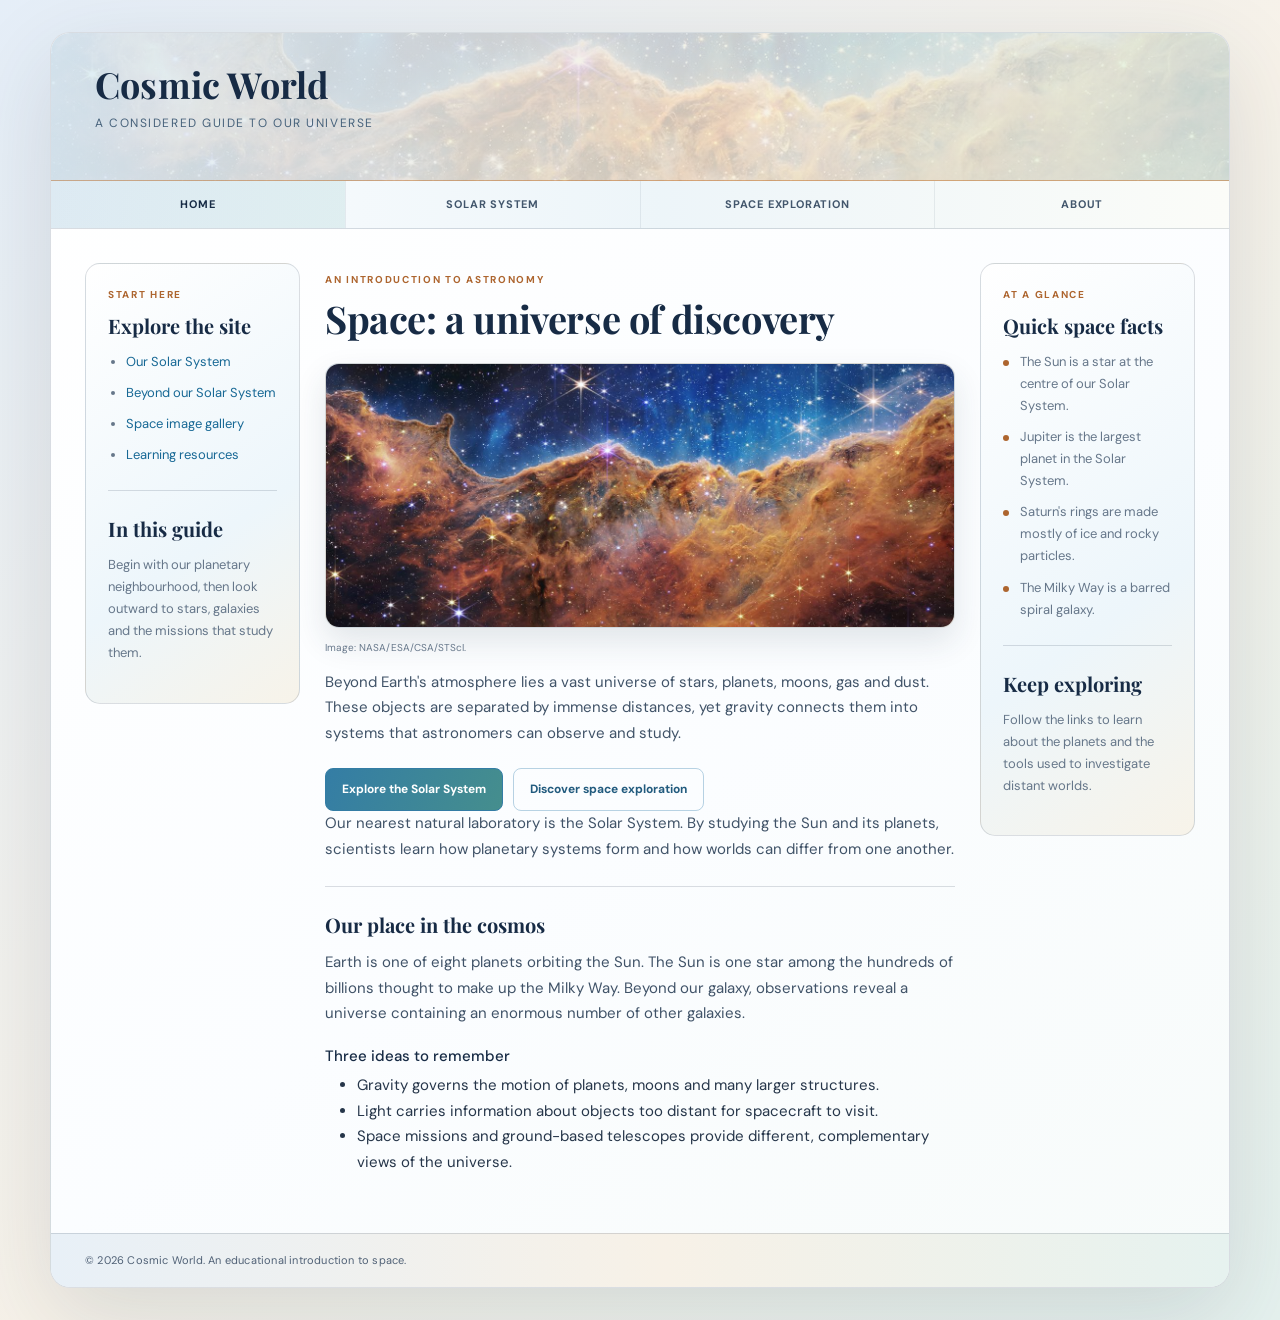
<file: index.html>
<!doctype html>
<html lang="en">
<head>
  <meta charset="utf-8">
  <meta name="viewport" content="width=device-width, initial-scale=1">
  <meta name="description" content="An educational introduction to the Solar System, galaxies and space exploration.">
  <title>Cosmic World | A Guide to Space</title>
  <link rel="stylesheet" href="https://cdn.jsdelivr.net/npm/bootstrap@5.3.3/dist/css/bootstrap.min.css">
  <link rel="stylesheet" href="styles/normalize.css">
  <link rel="stylesheet" href="styles/main.css">
</head>
<body class="home-page">
  <div class="browser-page">
    <header class="masthead">
      <div class="brand">Cosmic World</div>
      <p class="tagline">A considered guide to our universe</p>
    </header>
    <nav class="nav-bar" aria-label="Main navigation">
      <input class="nav-toggle" type="checkbox" id="nav-toggle" aria-label="Toggle navigation">
      <label class="menu-toggle" for="nav-toggle"><span aria-hidden="true"></span></label>
      <ul class="nav-menu">
        <li class="nav-item"><a class="nav-link" href="index.html" aria-current="page">Home</a></li>
        <li class="nav-item"><a class="nav-link" href="templates/solar-system.html">Solar System</a></li>
        <li class="nav-item"><a class="nav-link" href="templates/space-exploration.html">Space Exploration</a></li>
        <li class="nav-item"><a class="nav-link" href="templates/about.html">About</a></li>
      </ul>
    </nav>

    <div class="home-layout">
      <aside class="home-sidebar" aria-label="Explore the website">
        <span class="eyebrow">Start here</span>
        <h2>Explore the site</h2>
        <ul>
          <li><a href="templates/solar-system.html">Our Solar System</a></li>
          <li><a href="templates/space-exploration.html">Beyond our Solar System</a></li>
          <li><a href="templates/space-exploration.html#gallery">Space image gallery</a></li>
          <li><a href="templates/space-exploration.html#resources">Learning resources</a></li>
        </ul>
        <div class="section-rule"></div>
        <h2>In this guide</h2>
        <p>Begin with our planetary neighbourhood, then look outward to stars, galaxies and the missions that study them.</p>
      </aside>

      <main class="home-article">
        <span class="eyebrow">An introduction to astronomy</span>
        <h1>Space: a universe of discovery</h1>
        <img class="feature-image" src="assets/images/carina-nebula.jpg" alt="The Cosmic Cliffs in the Carina Nebula, seen by the James Webb Space Telescope">
        <p class="image-credit">Image: NASA/ESA/CSA/STScI.</p>
        <p>Beyond Earth's atmosphere lies a vast universe of stars, planets, moons, gas and dust. These objects are separated by immense distances, yet gravity connects them into systems that astronomers can observe and study.</p>
        <div class="home-actions">
          <a href="templates/solar-system.html">Explore the Solar System</a>
          <a href="templates/space-exploration.html">Discover space exploration</a>
        </div>
        <p>Our nearest natural laboratory is the Solar System. By studying the Sun and its planets, scientists learn how planetary systems form and how worlds can differ from one another.</p>
        <div class="section-rule"></div>
        <h2>Our place in the cosmos</h2>
        <p>Earth is one of eight planets orbiting the Sun. The Sun is one star among the hundreds of billions thought to make up the Milky Way. Beyond our galaxy, observations reveal a universe containing an enormous number of other galaxies.</p>
        <h3>Three ideas to remember</h3>
        <ul>
          <li>Gravity governs the motion of planets, moons and many larger structures.</li>
          <li>Light carries information about objects too distant for spacecraft to visit.</li>
          <li>Space missions and ground-based telescopes provide different, complementary views of the universe.</li>
        </ul>
      </main>

      <aside class="home-sidebar right" aria-label="Quick facts">
        <span class="eyebrow">At a glance</span>
        <h2>Quick space facts</h2>
        <ul class="fact-list">
          <li>The Sun is a star at the centre of our Solar System.</li>
          <li>Jupiter is the largest planet in the Solar System.</li>
          <li>Saturn's rings are made mostly of ice and rocky particles.</li>
          <li>The Milky Way is a barred spiral galaxy.</li>
        </ul>
        <div class="section-rule"></div>
        <h2>Keep exploring</h2>
        <p>Follow the links to learn about the planets and the tools used to investigate distant worlds.</p>
      </aside>
    </div>
    <footer class="site-footer">&copy; 2026 Cosmic World. An educational introduction to space.</footer>
  </div>
</body>
</html>
</file>
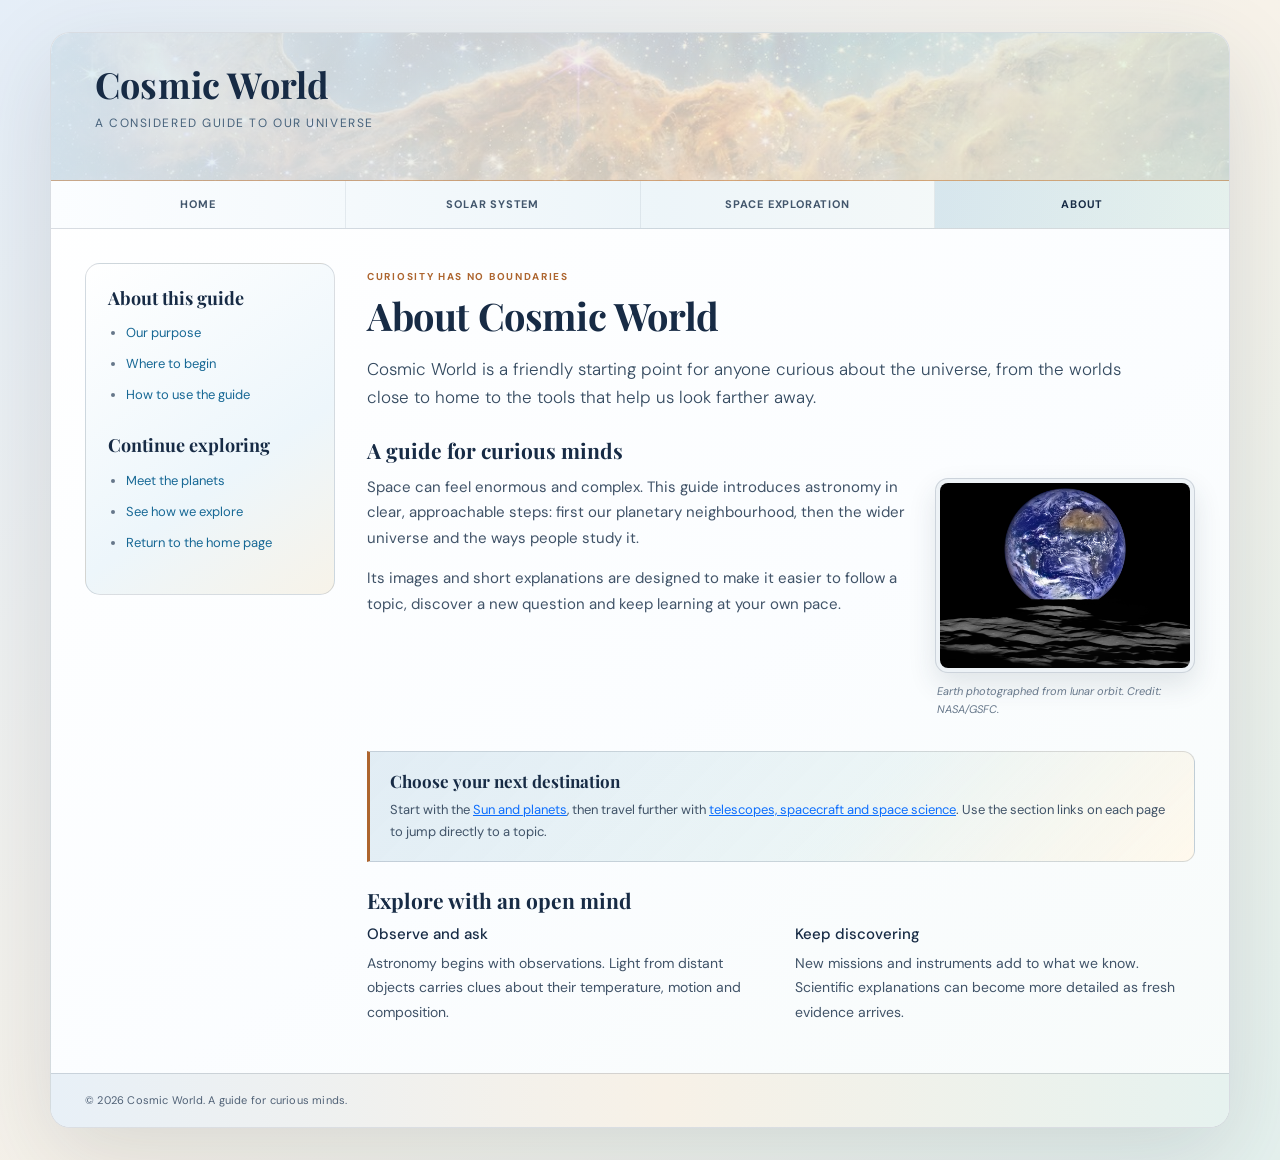
<file: templates/about.html>
<!doctype html>
<html lang="en">
<head>
  <meta charset="utf-8">
  <meta name="viewport" content="width=device-width, initial-scale=1">
  <meta name="description" content="Learn about Cosmic World, an accessible guide to astronomy, the Solar System and space exploration.">
  <title>Cosmic World | About this guide</title>
  <link rel="stylesheet" href="https://cdn.jsdelivr.net/npm/bootstrap@5.3.3/dist/css/bootstrap.min.css">
  <link rel="stylesheet" href="../styles/normalize.css">
  <link rel="stylesheet" href="../styles/content.css">
</head>
<body class="content-page">
  <div class="browser-page">
    <header class="masthead">
      <div class="brand">Cosmic World</div>
      <p class="tagline">A considered guide to our universe</p>
    </header>
    <nav class="navbar nav-bar" aria-label="Main navigation">
      <div class="container-fluid p-0">
        <input class="nav-toggle" type="checkbox" id="nav-toggle" aria-label="Toggle navigation">
        <label class="menu-toggle" for="nav-toggle"><span aria-hidden="true"></span></label>
        <ul class="navbar-nav w-100">
          <li class="nav-item"><a class="nav-link" href="../index.html">Home</a></li>
          <li class="nav-item"><a class="nav-link" href="solar-system.html">Solar System</a></li>
          <li class="nav-item"><a class="nav-link" href="space-exploration.html">Space Exploration</a></li>
          <li class="nav-item"><a class="nav-link" href="about.html" aria-current="page">About</a></li>
        </ul>
      </div>
    </nav>

    <div class="row g-0 page-content">
      <aside class="col-12 col-md-3 sidebar">
        <h2>About this guide</h2>
        <ul class="site-links">
          <li><a href="#purpose">Our purpose</a></li>
          <li><a href="#explore">Where to begin</a></li>
          <li><a href="#approach">How to use the guide</a></li>
        </ul>
        <h2 class="side-heading">Continue exploring</h2>
        <ul>
          <li><a href="solar-system.html">Meet the planets</a></li>
          <li><a href="space-exploration.html">See how we explore</a></li>
          <li><a href="../index.html">Return to the home page</a></li>
        </ul>
      </aside>

      <main class="col-12 col-md-9 main-section">
        <span class="section-label">Curiosity has no boundaries</span>
        <h1>About Cosmic World</h1>
        <p class="lead">Cosmic World is a friendly starting point for anyone curious about the universe, from the worlds close to home to the tools that help us look farther away.</p>

        <section id="purpose">
          <h2>A guide for curious minds</h2>
          <figure class="feature-figure float-figure">
            <img src="../assets/images/earthrise.png" alt="Earth above the lunar surface">
            <figcaption>Earth photographed from lunar orbit. Credit: NASA/GSFC.</figcaption>
          </figure>
          <p>Space can feel enormous and complex. This guide introduces astronomy in clear, approachable steps: first our planetary neighbourhood, then the wider universe and the ways people study it.</p>
          <p>Its images and short explanations are designed to make it easier to follow a topic, discover a new question and keep learning at your own pace.</p>
        </section>

        <section id="explore" class="fact-panel">
          <h2>Choose your next destination</h2>
          <p>Start with the <a href="solar-system.html">Sun and planets</a>, then travel further with <a href="space-exploration.html">telescopes, spacecraft and space science</a>. Use the section links on each page to jump directly to a topic.</p>
        </section>

        <section id="approach">
          <h2>Explore with an open mind</h2>
          <div class="article-columns">
            <div>
              <h3>Observe and ask</h3>
              <p>Astronomy begins with observations. Light from distant objects carries clues about their temperature, motion and composition.</p>
            </div>
            <div>
              <h3>Keep discovering</h3>
              <p>New missions and instruments add to what we know. Scientific explanations can become more detailed as fresh evidence arrives.</p>
            </div>
          </div>
        </section>
      </main>
    </div>
    <footer class="site-footer">&copy; 2026 Cosmic World. A guide for curious minds.</footer>
  </div>
</body>
</html>
</file>
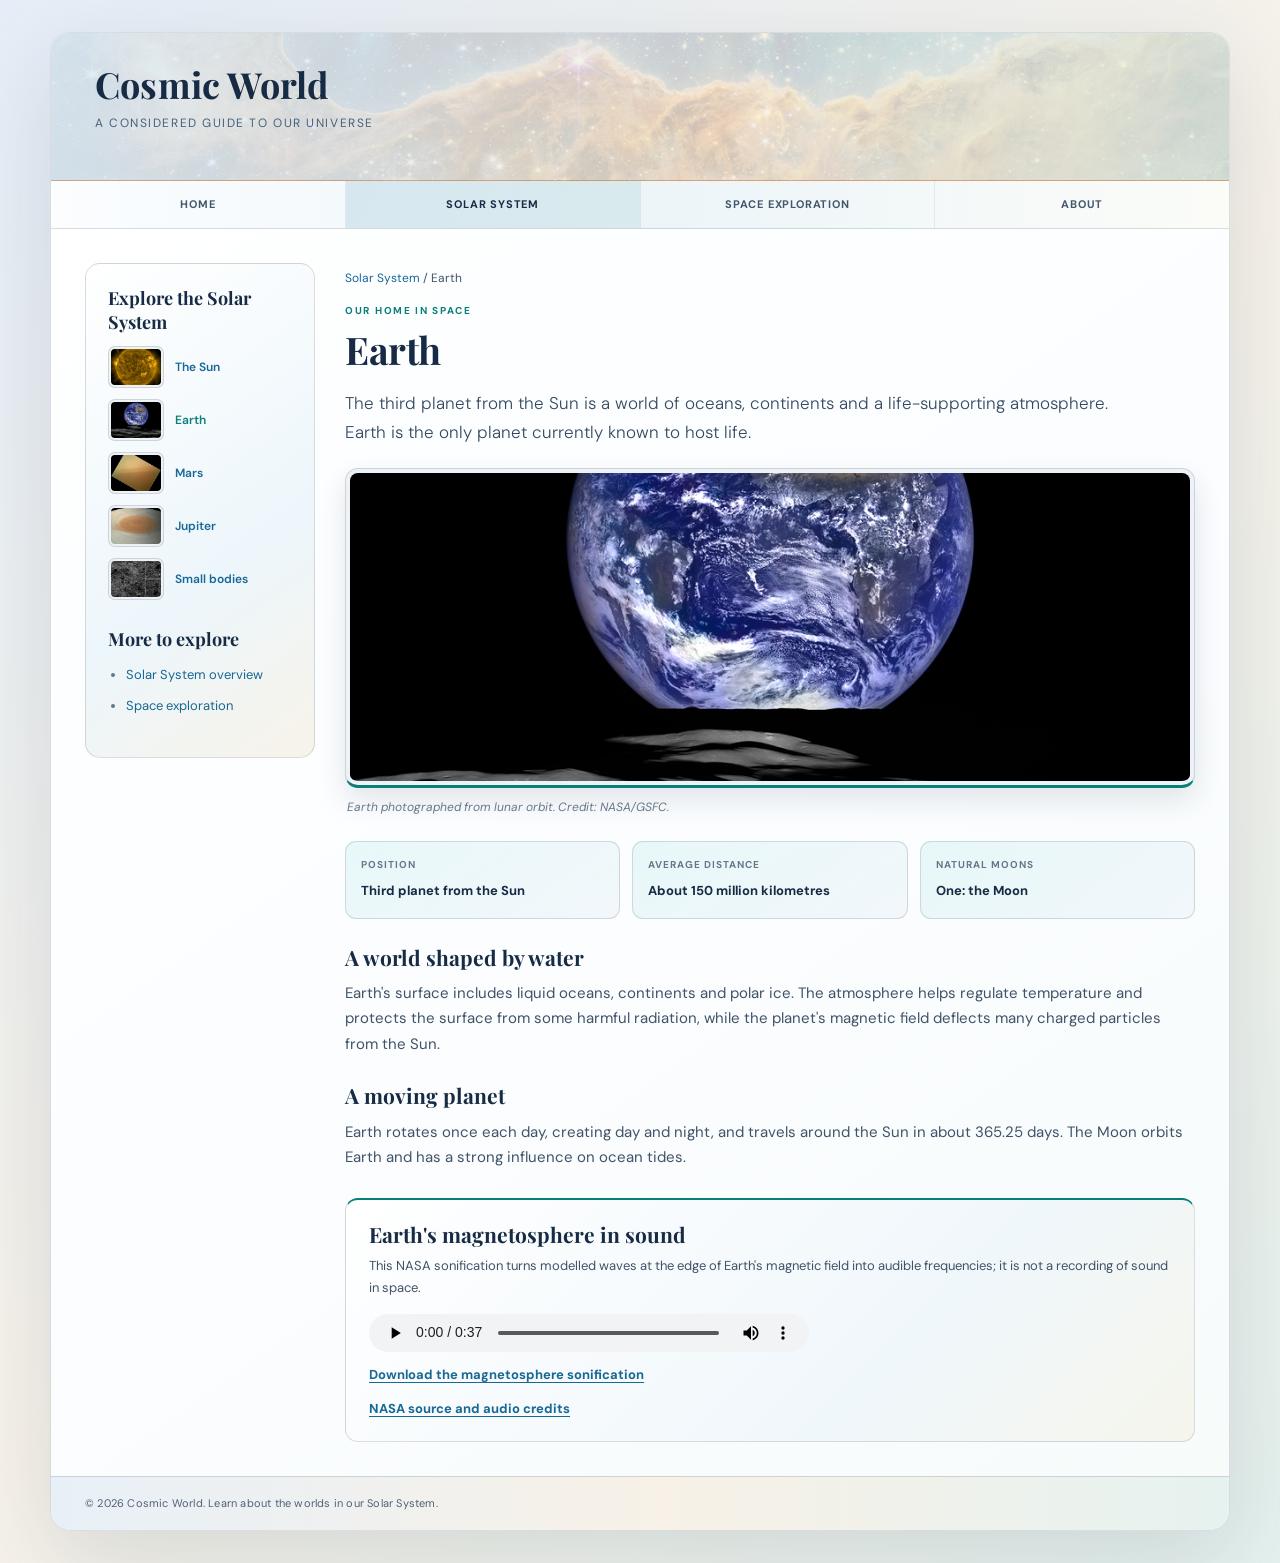
<file: templates/earth.html>
<!doctype html>
<html lang="en">
<head>
  <meta charset="utf-8">
  <meta name="viewport" content="width=device-width, initial-scale=1">
  <meta name="description" content="Discover Earth, our ocean-covered home planet and the only world currently known to support life.">
  <title>Cosmic World | Earth</title>
  <link rel="stylesheet" href="https://cdn.jsdelivr.net/npm/bootstrap@5.3.3/dist/css/bootstrap.min.css">
  <link rel="stylesheet" href="../styles/normalize.css">
  <link rel="stylesheet" href="../styles/content.css">
  <link rel="stylesheet" href="../styles/object-detail.css">
  <link rel="stylesheet" href="../styles/earth.css">
</head>
<body class="content-page object-detail earth-detail">
  <div class="browser-page">
    <header class="masthead">
      <div class="brand">Cosmic World</div>
      <p class="tagline">A considered guide to our universe</p>
    </header>
    <nav class="navbar nav-bar" aria-label="Main navigation">
      <div class="container-fluid p-0">
        <input class="nav-toggle" type="checkbox" id="nav-toggle" aria-label="Toggle navigation">
        <label class="menu-toggle" for="nav-toggle"><span aria-hidden="true"></span></label>
        <ul class="navbar-nav w-100">
          <li class="nav-item"><a class="nav-link" href="../index.html">Home</a></li>
          <li class="nav-item"><a class="nav-link" href="solar-system.html" aria-current="location">Solar System</a></li>
          <li class="nav-item"><a class="nav-link" href="space-exploration.html">Space Exploration</a></li>
          <li class="nav-item"><a class="nav-link" href="about.html">About</a></li>
        </ul>
      </div>
    </nav>

    <div class="row g-0 page-content object-layout">
      <aside class="col-12 col-md-3 sidebar">
        <h2>Explore the Solar System</h2>
        <ul class="place-list">
          <li><a href="sun.html"><img src="../assets/images/sun-sdo.jpg" alt=""><span>The Sun</span></a></li>
          <li><a href="earth.html" aria-current="page"><img src="../assets/images/earthrise.png" alt=""><span>Earth</span></a></li>
          <li><a href="mars.html"><img src="../assets/images/mars-curiosity.jpg" alt=""><span>Mars</span></a></li>
          <li><a href="jupiter.html"><img src="../assets/images/jupiter-juno.jpg" alt=""><span>Jupiter</span></a></li>
          <li><a href="small-bodies.html"><img src="../assets/images/bennu-closeup.jpg" alt=""><span>Small bodies</span></a></li>
        </ul>
        <h2 class="side-heading">More to explore</h2>
        <ul>
          <li><a href="solar-system.html">Solar System overview</a></li>
          <li><a href="space-exploration.html">Space exploration</a></li>
        </ul>
      </aside>

      <main class="col-12 col-md-9 main-section">
        <p class="topic-breadcrumb"><a href="solar-system.html">Solar System</a> / Earth</p>
        <span class="section-label">Our home in space</span>
        <h1>Earth</h1>
        <p class="lead">The third planet from the Sun is a world of oceans, continents and a life-supporting atmosphere. Earth is the only planet currently known to host life.</p>
        <figure class="feature-figure object-hero">
          <img src="../assets/images/earthrise.png" alt="Earth above the lunar surface">
          <figcaption>Earth photographed from lunar orbit. Credit: NASA/GSFC.</figcaption>
        </figure>

        <section class="object-facts" aria-label="Earth facts">
          <div class="object-fact"><span>Position</span><strong>Third planet from the Sun</strong></div>
          <div class="object-fact"><span>Average distance</span><strong>About 150 million kilometres</strong></div>
          <div class="object-fact"><span>Natural moons</span><strong>One: the Moon</strong></div>
        </section>

        <section>
          <h2>A world shaped by water</h2>
          <p>Earth's surface includes liquid oceans, continents and polar ice. The atmosphere helps regulate temperature and protects the surface from some harmful radiation, while the planet's magnetic field deflects many charged particles from the Sun.</p>
          <h2>A moving planet</h2>
          <p>Earth rotates once each day, creating day and night, and travels around the Sun in about 365.25 days. The Moon orbits Earth and has a strong influence on ocean tides.</p>
        </section>

        <section class="audio-panel" aria-label="Earth page audio">
          <h2>Earth's magnetosphere in sound</h2>
          <p>This NASA sonification turns modelled waves at the edge of Earth's magnetic field into audible frequencies; it is not a recording of sound in space.</p>
          <audio controls preload="metadata" aria-label="Sonification of waves in Earth's magnetosphere">
            <source src="../assets/audio/earth-magnetosphere.mp3" type="audio/mpeg">
            Your browser does not support audio playback.
          </audio>
          <p class="pdf-link"><a href="../assets/audio/earth-magnetosphere.mp3" download>Download the magnetosphere sonification</a></p>
          <p class="pdf-link"><a href="https://svs.gsfc.nasa.gov/13954/" target="_blank" rel="noopener">NASA source and audio credits</a></p>
        </section>
      </main>
    </div>
    <footer class="site-footer">&copy; 2026 Cosmic World. Learn about the worlds in our Solar System.</footer>
  </div>
</body>
</html>
</file>
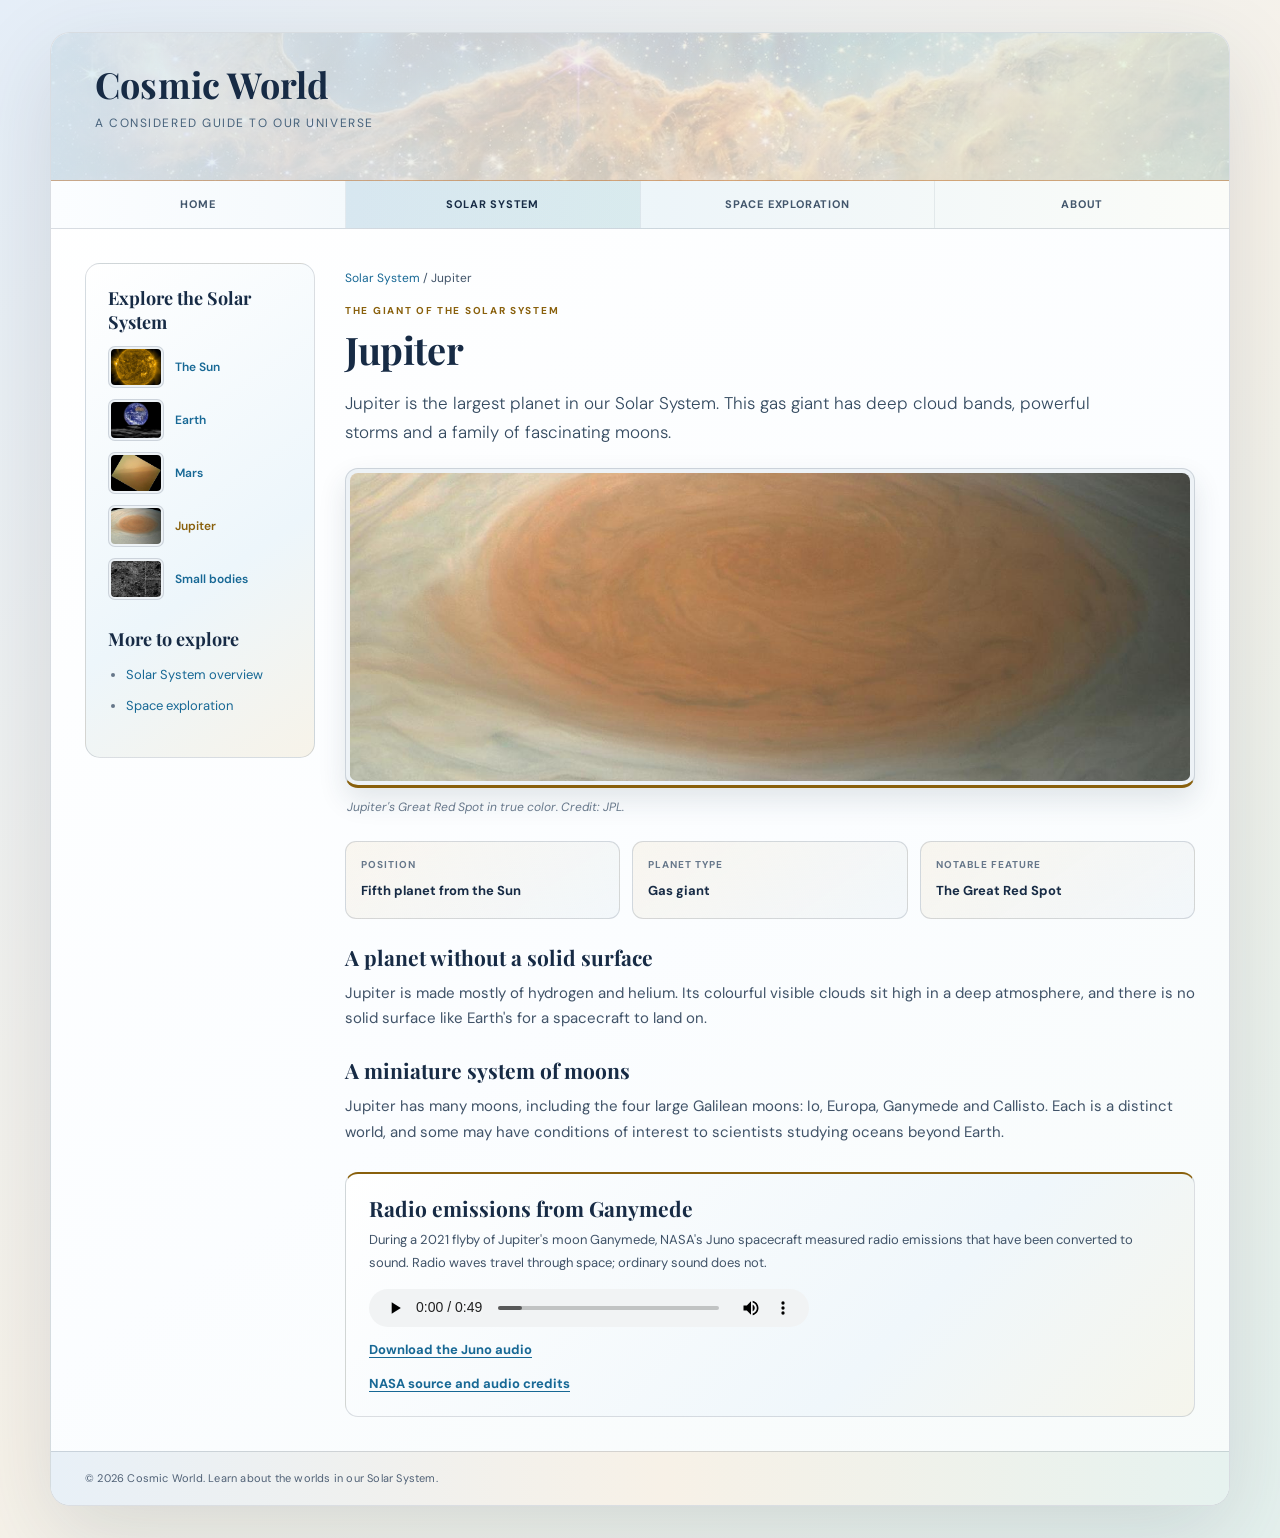
<file: templates/jupiter.html>
<!doctype html>
<html lang="en">
<head>
  <meta charset="utf-8">
  <meta name="viewport" content="width=device-width, initial-scale=1">
  <meta name="description" content="Discover Jupiter, the largest planet, its turbulent atmosphere and its many moons.">
  <title>Cosmic World | Jupiter</title>
  <link rel="stylesheet" href="https://cdn.jsdelivr.net/npm/bootstrap@5.3.3/dist/css/bootstrap.min.css">
  <link rel="stylesheet" href="../styles/normalize.css">
  <link rel="stylesheet" href="../styles/content.css">
  <link rel="stylesheet" href="../styles/object-detail.css">
  <link rel="stylesheet" href="../styles/jupiter.css">
</head>
<body class="content-page object-detail jupiter-detail">
  <div class="browser-page">
    <header class="masthead">
      <div class="brand">Cosmic World</div>
      <p class="tagline">A considered guide to our universe</p>
    </header>
    <nav class="navbar nav-bar" aria-label="Main navigation">
      <div class="container-fluid p-0">
        <input class="nav-toggle" type="checkbox" id="nav-toggle" aria-label="Toggle navigation">
        <label class="menu-toggle" for="nav-toggle"><span aria-hidden="true"></span></label>
        <ul class="navbar-nav w-100">
          <li class="nav-item"><a class="nav-link" href="../index.html">Home</a></li>
          <li class="nav-item"><a class="nav-link" href="solar-system.html" aria-current="location">Solar System</a></li>
          <li class="nav-item"><a class="nav-link" href="space-exploration.html">Space Exploration</a></li>
          <li class="nav-item"><a class="nav-link" href="about.html">About</a></li>
        </ul>
      </div>
    </nav>

    <div class="row g-0 page-content object-layout">
      <aside class="col-12 col-md-3 sidebar">
        <h2>Explore the Solar System</h2>
        <ul class="place-list">
          <li><a href="sun.html"><img src="../assets/images/sun-sdo.jpg" alt=""><span>The Sun</span></a></li>
          <li><a href="earth.html"><img src="../assets/images/earthrise.png" alt=""><span>Earth</span></a></li>
          <li><a href="mars.html"><img src="../assets/images/mars-curiosity.jpg" alt=""><span>Mars</span></a></li>
          <li><a href="jupiter.html" aria-current="page"><img src="../assets/images/jupiter-juno.jpg" alt=""><span>Jupiter</span></a></li>
          <li><a href="small-bodies.html"><img src="../assets/images/bennu-closeup.jpg" alt=""><span>Small bodies</span></a></li>
        </ul>
        <h2 class="side-heading">More to explore</h2>
        <ul>
          <li><a href="solar-system.html">Solar System overview</a></li>
          <li><a href="space-exploration.html">Space exploration</a></li>
        </ul>
      </aside>

      <main class="col-12 col-md-9 main-section">
        <p class="topic-breadcrumb"><a href="solar-system.html">Solar System</a> / Jupiter</p>
        <span class="section-label">The giant of the Solar System</span>
        <h1>Jupiter</h1>
        <p class="lead">Jupiter is the largest planet in our Solar System. This gas giant has deep cloud bands, powerful storms and a family of fascinating moons.</p>
        <figure class="feature-figure object-hero">
          <img src="../assets/images/jupiter-juno.jpg" alt="Jupiter's Great Red Spot, observed by Juno">
          <figcaption>Jupiter's Great Red Spot in true color. Credit: JPL.</figcaption>
        </figure>

        <section class="object-facts" aria-label="Jupiter facts">
          <div class="object-fact"><span>Position</span><strong>Fifth planet from the Sun</strong></div>
          <div class="object-fact"><span>Planet type</span><strong>Gas giant</strong></div>
          <div class="object-fact"><span>Notable feature</span><strong>The Great Red Spot</strong></div>
        </section>

        <section>
          <h2>A planet without a solid surface</h2>
          <p>Jupiter is made mostly of hydrogen and helium. Its colourful visible clouds sit high in a deep atmosphere, and there is no solid surface like Earth's for a spacecraft to land on.</p>
          <h2>A miniature system of moons</h2>
          <p>Jupiter has many moons, including the four large Galilean moons: Io, Europa, Ganymede and Callisto. Each is a distinct world, and some may have conditions of interest to scientists studying oceans beyond Earth.</p>
        </section>

        <section class="audio-panel" aria-label="Jupiter page audio">
          <h2>Radio emissions from Ganymede</h2>
          <p>During a 2021 flyby of Jupiter's moon Ganymede, NASA's Juno spacecraft measured radio emissions that have been converted to sound. Radio waves travel through space; ordinary sound does not.</p>
          <audio controls preload="metadata" aria-label="Radio emissions recorded by Juno during its Ganymede flyby">
            <source src="../assets/audio/juno-ganymede-radio.wav" type="audio/wav">
            Your browser does not support audio playback.
          </audio>
          <p class="pdf-link"><a href="../assets/audio/juno-ganymede-radio.wav" download>Download the Juno audio</a></p>
          <p class="pdf-link"><a href="https://www.nasa.gov/sounds-from-beyond/" target="_blank" rel="noopener">NASA source and audio credits</a></p>
        </section>
      </main>
    </div>
    <footer class="site-footer">&copy; 2026 Cosmic World. Learn about the worlds in our Solar System.</footer>
  </div>
</body>
</html>
</file>
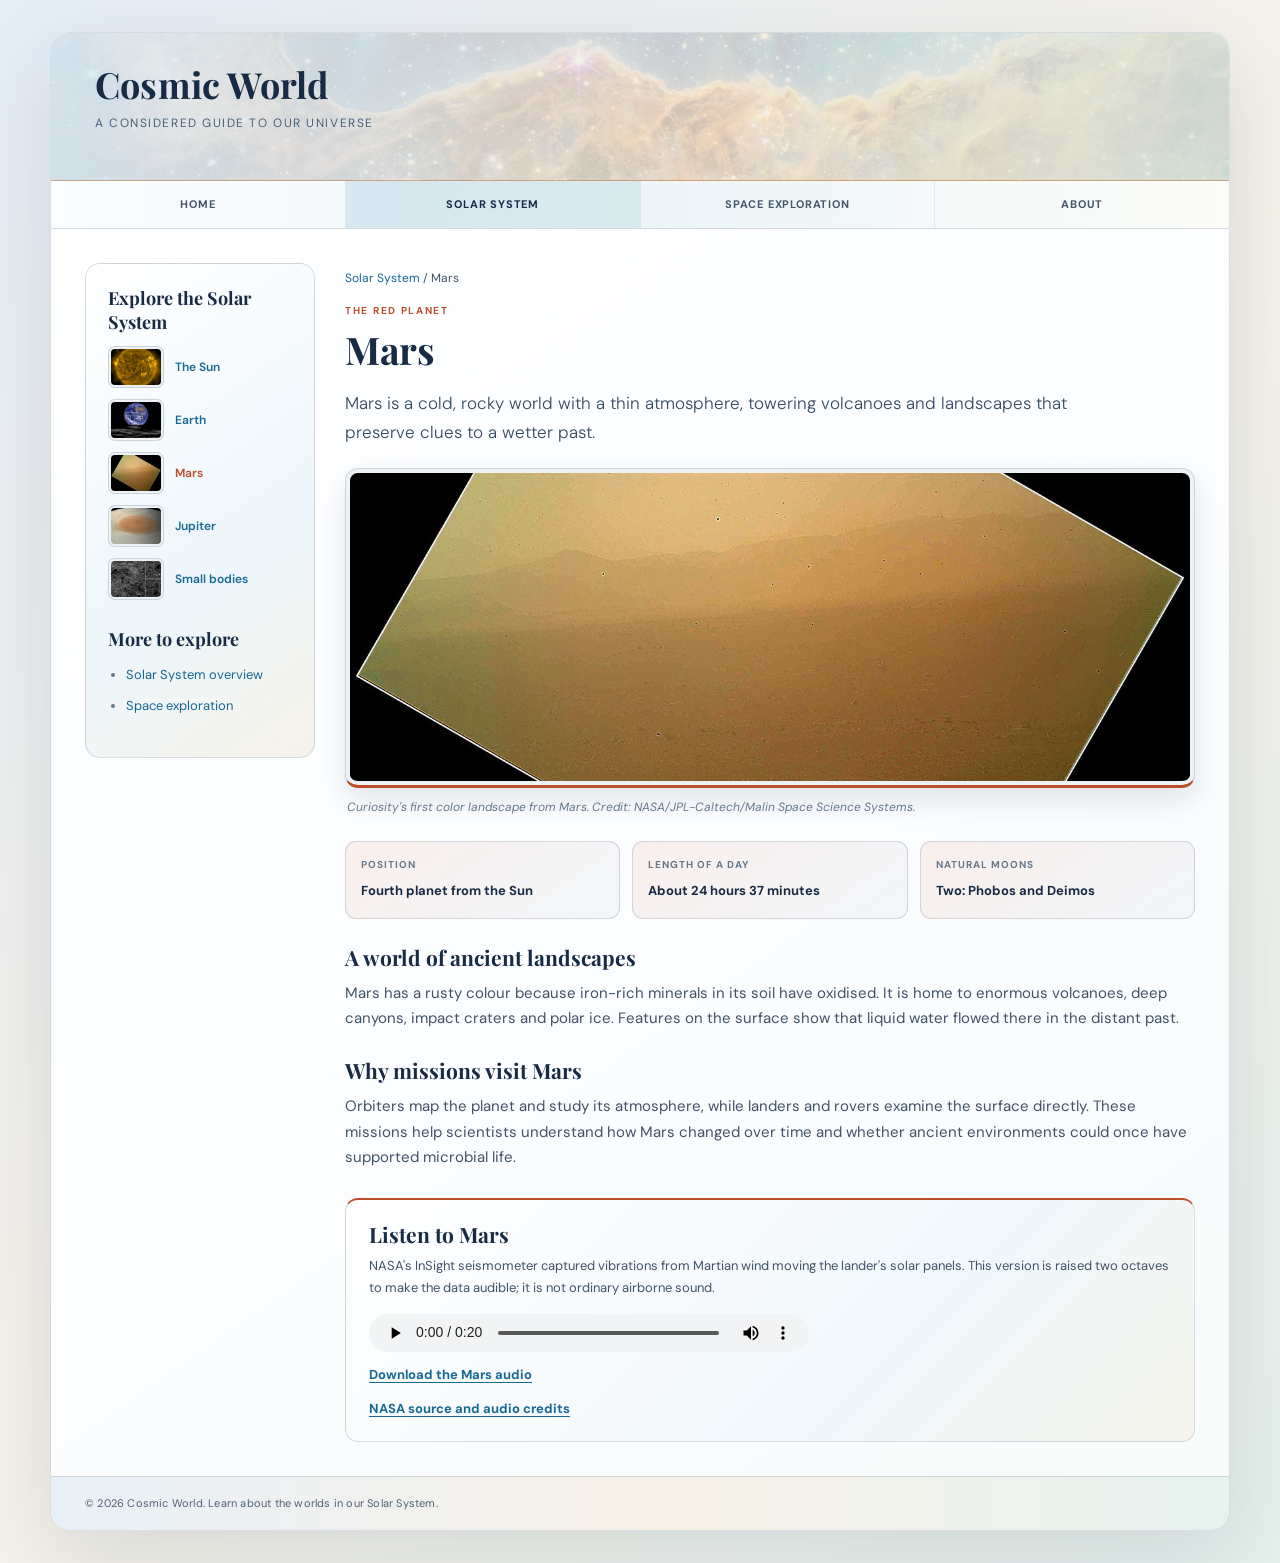
<file: templates/mars.html>
<!doctype html>
<html lang="en">
<head>
  <meta charset="utf-8">
  <meta name="viewport" content="width=device-width, initial-scale=1">
  <meta name="description" content="Explore Mars, the cold, rocky planet with ancient landscapes and active robotic missions.">
  <title>Cosmic World | Mars</title>
  <link rel="stylesheet" href="https://cdn.jsdelivr.net/npm/bootstrap@5.3.3/dist/css/bootstrap.min.css">
  <link rel="stylesheet" href="../styles/normalize.css">
  <link rel="stylesheet" href="../styles/content.css">
  <link rel="stylesheet" href="../styles/object-detail.css">
  <link rel="stylesheet" href="../styles/mars.css">
</head>
<body class="content-page object-detail mars-detail">
  <div class="browser-page">
    <header class="masthead">
      <div class="brand">Cosmic World</div>
      <p class="tagline">A considered guide to our universe</p>
    </header>
    <nav class="navbar nav-bar" aria-label="Main navigation">
      <div class="container-fluid p-0">
        <input class="nav-toggle" type="checkbox" id="nav-toggle" aria-label="Toggle navigation">
        <label class="menu-toggle" for="nav-toggle"><span aria-hidden="true"></span></label>
        <ul class="navbar-nav w-100">
          <li class="nav-item"><a class="nav-link" href="../index.html">Home</a></li>
          <li class="nav-item"><a class="nav-link" href="solar-system.html" aria-current="location">Solar System</a></li>
          <li class="nav-item"><a class="nav-link" href="space-exploration.html">Space Exploration</a></li>
          <li class="nav-item"><a class="nav-link" href="about.html">About</a></li>
        </ul>
      </div>
    </nav>

    <div class="row g-0 page-content object-layout">
      <aside class="col-12 col-md-3 sidebar">
        <h2>Explore the Solar System</h2>
        <ul class="place-list">
          <li><a href="sun.html"><img src="../assets/images/sun-sdo.jpg" alt=""><span>The Sun</span></a></li>
          <li><a href="earth.html"><img src="../assets/images/earthrise.png" alt=""><span>Earth</span></a></li>
          <li><a href="mars.html" aria-current="page"><img src="../assets/images/mars-curiosity.jpg" alt=""><span>Mars</span></a></li>
          <li><a href="jupiter.html"><img src="../assets/images/jupiter-juno.jpg" alt=""><span>Jupiter</span></a></li>
          <li><a href="small-bodies.html"><img src="../assets/images/bennu-closeup.jpg" alt=""><span>Small bodies</span></a></li>
        </ul>
        <h2 class="side-heading">More to explore</h2>
        <ul>
          <li><a href="solar-system.html">Solar System overview</a></li>
          <li><a href="space-exploration.html">Space exploration</a></li>
        </ul>
      </aside>

      <main class="col-12 col-md-9 main-section">
        <p class="topic-breadcrumb"><a href="solar-system.html">Solar System</a> / Mars</p>
        <span class="section-label">The red planet</span>
        <h1>Mars</h1>
        <p class="lead">Mars is a cold, rocky world with a thin atmosphere, towering volcanoes and landscapes that preserve clues to a wetter past.</p>
        <figure class="feature-figure object-hero">
          <img src="../assets/images/mars-curiosity.jpg" alt="Curiosity's first color view of the rocky Martian landscape">
          <figcaption>Curiosity's first color landscape from Mars. Credit: NASA/JPL-Caltech/Malin Space Science Systems.</figcaption>
        </figure>

        <section class="object-facts" aria-label="Mars facts">
          <div class="object-fact"><span>Position</span><strong>Fourth planet from the Sun</strong></div>
          <div class="object-fact"><span>Length of a day</span><strong>About 24 hours 37 minutes</strong></div>
          <div class="object-fact"><span>Natural moons</span><strong>Two: Phobos and Deimos</strong></div>
        </section>

        <section>
          <h2>A world of ancient landscapes</h2>
          <p>Mars has a rusty colour because iron-rich minerals in its soil have oxidised. It is home to enormous volcanoes, deep canyons, impact craters and polar ice. Features on the surface show that liquid water flowed there in the distant past.</p>
          <h2>Why missions visit Mars</h2>
          <p>Orbiters map the planet and study its atmosphere, while landers and rovers examine the surface directly. These missions help scientists understand how Mars changed over time and whether ancient environments could once have supported microbial life.</p>
        </section>

        <section class="audio-panel" aria-label="Mars page audio">
          <h2>Listen to Mars</h2>
          <p>NASA's InSight seismometer captured vibrations from Martian wind moving the lander's solar panels. This version is raised two octaves to make the data audible; it is not ordinary airborne sound.</p>
          <audio controls preload="metadata" aria-label="NASA InSight sonification of wind vibrations on Mars">
            <source src="../assets/audio/mars-insight-wind.wav" type="audio/wav">
            Your browser does not support audio playback.
          </audio>
          <p class="pdf-link"><a href="../assets/audio/mars-insight-wind.wav" download>Download the Mars audio</a></p>
          <p class="pdf-link"><a href="https://www.nasa.gov/sounds-from-beyond/" target="_blank" rel="noopener">NASA source and audio credits</a></p>
        </section>
      </main>
    </div>
    <footer class="site-footer">&copy; 2026 Cosmic World. Learn about the worlds in our Solar System.</footer>
  </div>
</body>
</html>
</file>
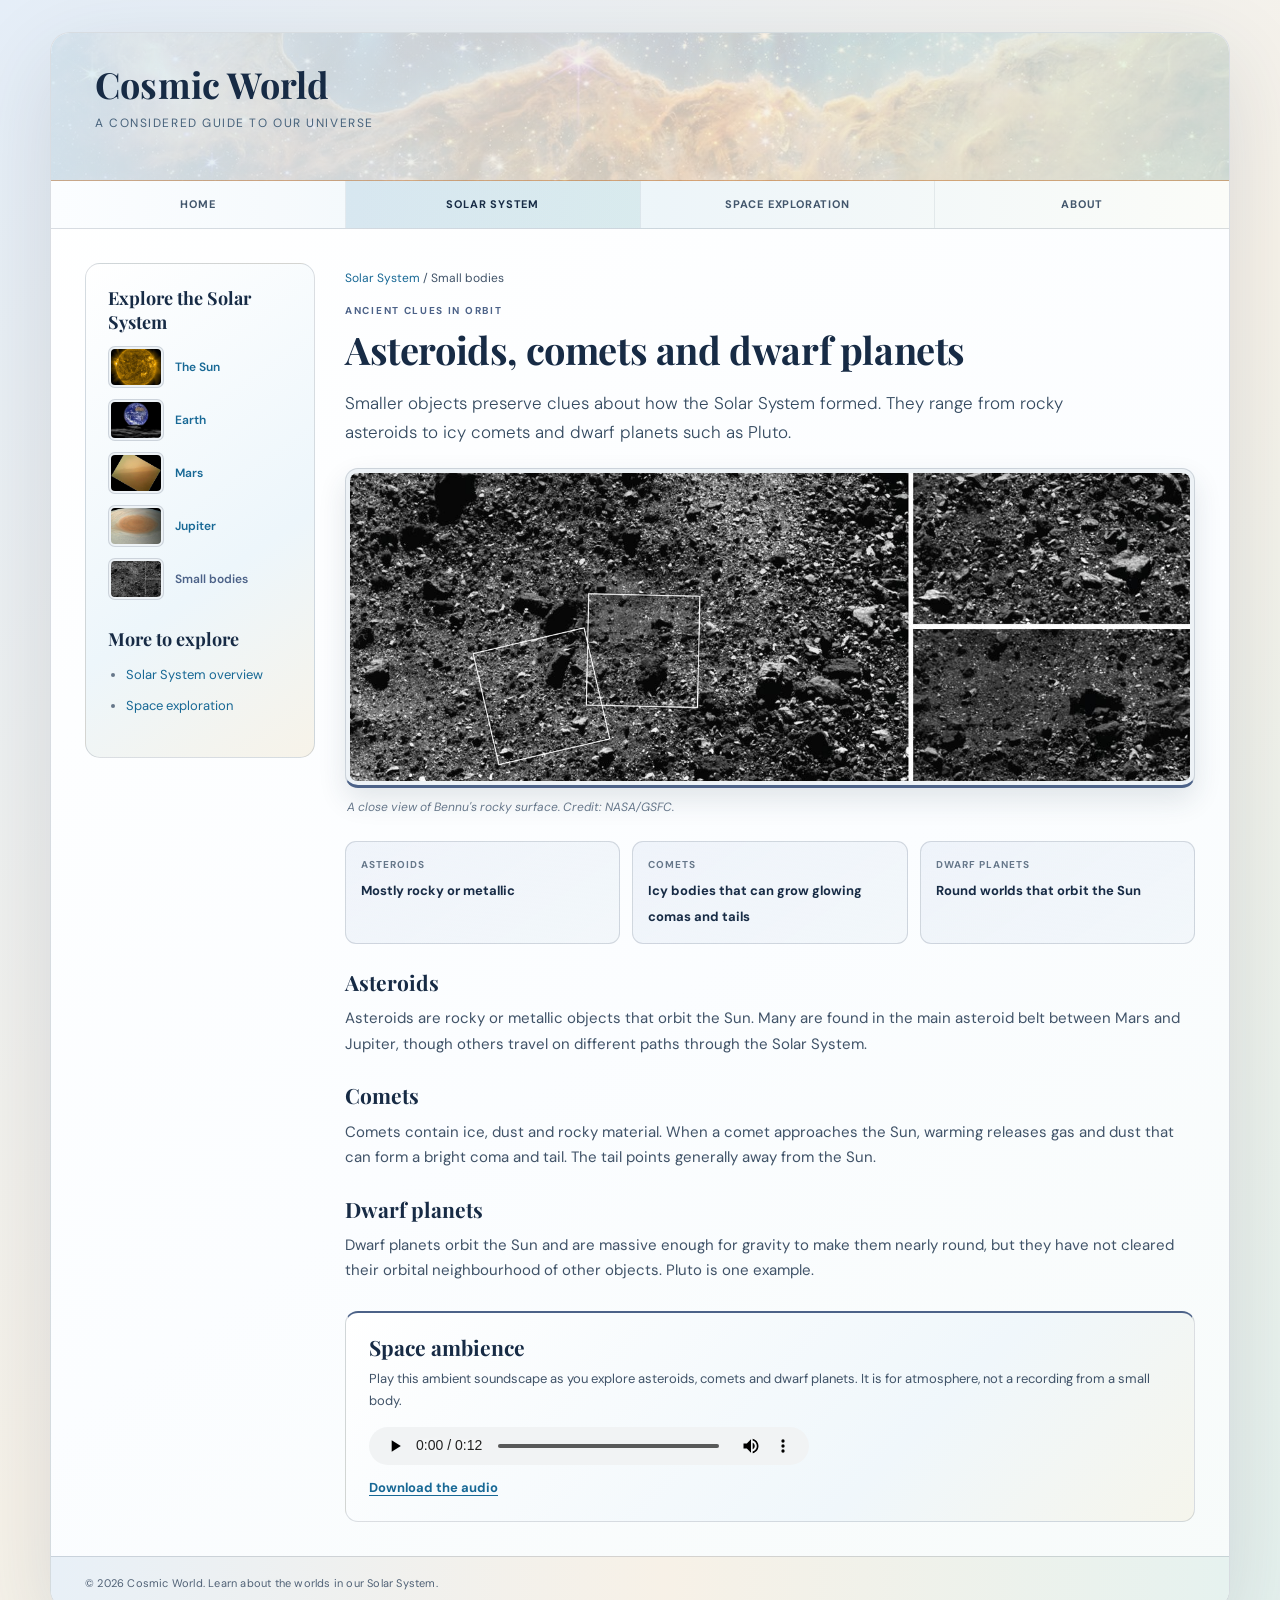
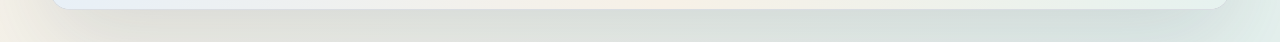
<file: templates/small-bodies.html>
<!doctype html>
<html lang="en">
<head>
  <meta charset="utf-8">
  <meta name="viewport" content="width=device-width, initial-scale=1">
  <meta name="description" content="Explore asteroids, comets and dwarf planets: small bodies that preserve clues to the Solar System's history.">
  <title>Cosmic World | Asteroids, Comets and Dwarf Planets</title>
  <link rel="stylesheet" href="https://cdn.jsdelivr.net/npm/bootstrap@5.3.3/dist/css/bootstrap.min.css">
  <link rel="stylesheet" href="../styles/normalize.css">
  <link rel="stylesheet" href="../styles/content.css">
  <link rel="stylesheet" href="../styles/object-detail.css">
  <link rel="stylesheet" href="../styles/small-bodies.css">
</head>
<body class="content-page object-detail small-bodies-detail">
  <div class="browser-page">
    <header class="masthead">
      <div class="brand">Cosmic World</div>
      <p class="tagline">A considered guide to our universe</p>
    </header>
    <nav class="navbar nav-bar" aria-label="Main navigation">
      <div class="container-fluid p-0">
        <input class="nav-toggle" type="checkbox" id="nav-toggle" aria-label="Toggle navigation">
        <label class="menu-toggle" for="nav-toggle"><span aria-hidden="true"></span></label>
        <ul class="navbar-nav w-100">
          <li class="nav-item"><a class="nav-link" href="../index.html">Home</a></li>
          <li class="nav-item"><a class="nav-link" href="solar-system.html" aria-current="location">Solar System</a></li>
          <li class="nav-item"><a class="nav-link" href="space-exploration.html">Space Exploration</a></li>
          <li class="nav-item"><a class="nav-link" href="about.html">About</a></li>
        </ul>
      </div>
    </nav>

    <div class="row g-0 page-content object-layout">
      <aside class="col-12 col-md-3 sidebar">
        <h2>Explore the Solar System</h2>
        <ul class="place-list">
          <li><a href="sun.html"><img src="../assets/images/sun-sdo.jpg" alt=""><span>The Sun</span></a></li>
          <li><a href="earth.html"><img src="../assets/images/earthrise.png" alt=""><span>Earth</span></a></li>
          <li><a href="mars.html"><img src="../assets/images/mars-curiosity.jpg" alt=""><span>Mars</span></a></li>
          <li><a href="jupiter.html"><img src="../assets/images/jupiter-juno.jpg" alt=""><span>Jupiter</span></a></li>
          <li><a href="small-bodies.html" aria-current="page"><img src="../assets/images/bennu-closeup.jpg" alt=""><span>Small bodies</span></a></li>
        </ul>
        <h2 class="side-heading">More to explore</h2>
        <ul>
          <li><a href="solar-system.html">Solar System overview</a></li>
          <li><a href="space-exploration.html">Space exploration</a></li>
        </ul>
      </aside>

      <main class="col-12 col-md-9 main-section">
        <p class="topic-breadcrumb"><a href="solar-system.html">Solar System</a> / Small bodies</p>
        <span class="section-label">Ancient clues in orbit</span>
        <h1>Asteroids, comets and dwarf planets</h1>
        <p class="lead">Smaller objects preserve clues about how the Solar System formed. They range from rocky asteroids to icy comets and dwarf planets such as Pluto.</p>
        <figure class="feature-figure object-hero">
          <img src="../assets/images/bennu-closeup.jpg" alt="Close-up of the rocky surface of asteroid Bennu">
          <figcaption>A close view of Bennu's rocky surface. Credit: NASA/GSFC.</figcaption>
        </figure>

        <section class="object-facts" aria-label="Small body facts">
          <div class="object-fact"><span>Asteroids</span><strong>Mostly rocky or metallic</strong></div>
          <div class="object-fact"><span>Comets</span><strong>Icy bodies that can grow glowing comas and tails</strong></div>
          <div class="object-fact"><span>Dwarf planets</span><strong>Round worlds that orbit the Sun</strong></div>
        </section>

        <section>
          <h2>Asteroids</h2>
          <p>Asteroids are rocky or metallic objects that orbit the Sun. Many are found in the main asteroid belt between Mars and Jupiter, though others travel on different paths through the Solar System.</p>
          <h2>Comets</h2>
          <p>Comets contain ice, dust and rocky material. When a comet approaches the Sun, warming releases gas and dust that can form a bright coma and tail. The tail points generally away from the Sun.</p>
          <h2>Dwarf planets</h2>
          <p>Dwarf planets orbit the Sun and are massive enough for gravity to make them nearly round, but they have not cleared their orbital neighbourhood of other objects. Pluto is one example.</p>
        </section>

        <section class="audio-panel" aria-label="Small bodies page audio">
          <h2>Space ambience</h2>
          <p>Play this ambient soundscape as you explore asteroids, comets and dwarf planets. It is for atmosphere, not a recording from a small body.</p>
          <audio controls preload="metadata" aria-label="Space ambience soundscape">
            <source src="../assets/audio/space-ambience.wav" type="audio/wav">
            Your browser does not support audio playback.
          </audio>
          <p class="pdf-link"><a href="../assets/audio/space-ambience.wav" download>Download the audio</a></p>
        </section>
      </main>
    </div>
    <footer class="site-footer">&copy; 2026 Cosmic World. Learn about the worlds in our Solar System.</footer>
  </div>
</body>
</html>
</file>
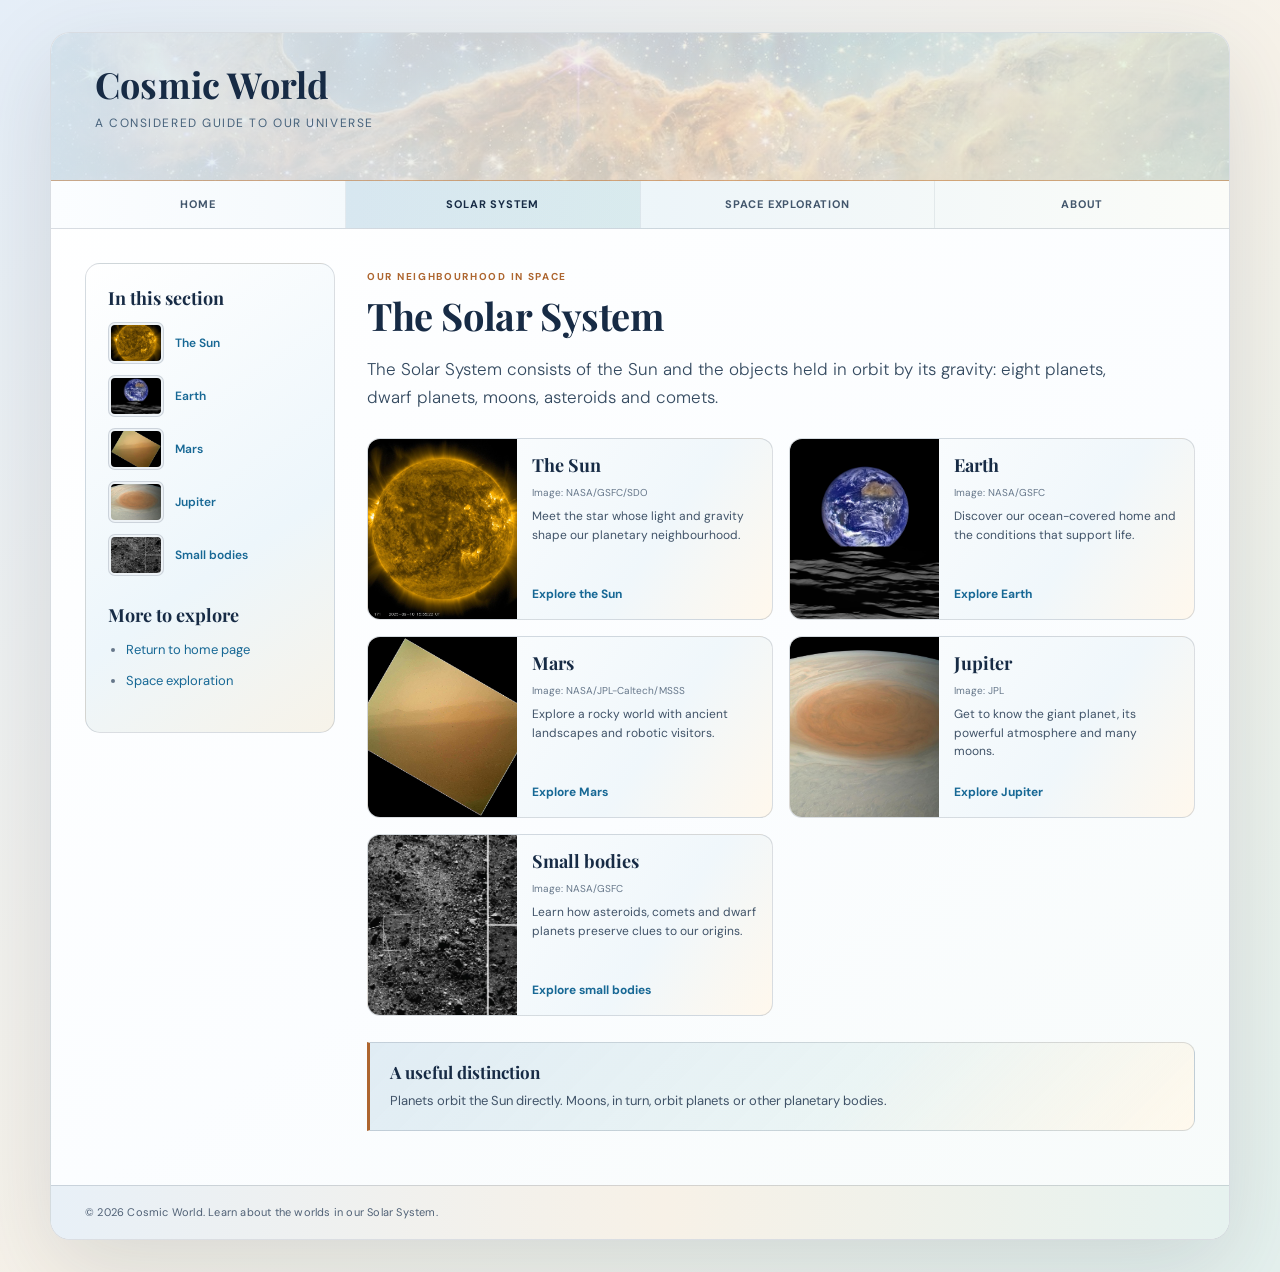
<file: templates/solar-system.html>
<!doctype html>
<html lang="en">
<head>
  <meta charset="utf-8">
  <meta name="viewport" content="width=device-width, initial-scale=1">
  <meta name="description" content="Discover the Sun, planets and smaller bodies that make up our Solar System.">
  <title>Cosmic World | The Solar System</title>
  <link rel="stylesheet" href="https://cdn.jsdelivr.net/npm/bootstrap@5.3.3/dist/css/bootstrap.min.css">
  <link rel="stylesheet" href="../styles/normalize.css">
  <link rel="stylesheet" href="../styles/content.css">
</head>
<body class="content-page">
  <div class="browser-page">
    <header class="masthead">
      <div class="brand">Cosmic World</div>
      <p class="tagline">A considered guide to our universe</p>
    </header>
    <nav class="navbar nav-bar" aria-label="Main navigation">
      <div class="container-fluid p-0">
        <input class="nav-toggle" type="checkbox" id="nav-toggle" aria-label="Toggle navigation">
        <label class="menu-toggle" for="nav-toggle"><span aria-hidden="true"></span></label>
        <ul class="navbar-nav w-100">
          <li class="nav-item"><a class="nav-link" href="../index.html">Home</a></li>
          <li class="nav-item"><a class="nav-link" href="solar-system.html" aria-current="page">Solar System</a></li>
          <li class="nav-item"><a class="nav-link" href="space-exploration.html">Space Exploration</a></li>
          <li class="nav-item"><a class="nav-link" href="about.html">About</a></li>
        </ul>
      </div>
    </nav>

    <div class="row g-0 content-layout">
      <aside class="col-12 col-md-3 sidebar">
        <h2>In this section</h2>
        <ul class="place-list">
          <li><a href="sun.html"><img src="../assets/images/sun-sdo.jpg" alt=""><span>The Sun</span></a></li>
          <li><a href="earth.html"><img src="../assets/images/earthrise.png" alt=""><span>Earth</span></a></li>
          <li><a href="mars.html"><img src="../assets/images/mars-curiosity.jpg" alt=""><span>Mars</span></a></li>
          <li><a href="jupiter.html"><img src="../assets/images/jupiter-juno.jpg" alt=""><span>Jupiter</span></a></li>
          <li><a href="small-bodies.html"><img src="../assets/images/bennu-closeup.jpg" alt=""><span>Small bodies</span></a></li>
        </ul>
        <h2 class="side-heading">More to explore</h2>
        <ul>
          <li><a href="../index.html">Return to home page</a></li>
          <li><a href="space-exploration.html">Space exploration</a></li>
        </ul>
      </aside>

      <main class="col-12 col-md-9 article">
        <span class="section-label">Our neighbourhood in space</span>
        <h1>The Solar System</h1>
        <p class="lead">The Solar System consists of the Sun and the objects held in orbit by its gravity: eight planets, dwarf planets, moons, asteroids and comets.</p>
        <section class="topic-grid" aria-label="Explore Solar System topics">
          <article class="topic-card">
            <img src="../assets/images/sun-sdo.jpg" alt="The Sun observed by NASA's Solar Dynamics Observatory">
            <div class="topic-card-copy">
              <h2>The Sun</h2>
              <p class="image-credit">Image: NASA/GSFC/SDO</p>
              <p>Meet the star whose light and gravity shape our planetary neighbourhood.</p>
              <a href="sun.html">Explore the Sun</a>
            </div>
          </article>
          <article class="topic-card">
            <img src="../assets/images/earthrise.png" alt="Earth above the lunar surface">
            <div class="topic-card-copy">
              <h2>Earth</h2>
              <p class="image-credit">Image: NASA/GSFC</p>
              <p>Discover our ocean-covered home and the conditions that support life.</p>
              <a href="earth.html">Explore Earth</a>
            </div>
          </article>
          <article class="topic-card">
            <img src="../assets/images/mars-curiosity.jpg" alt="Curiosity's first color view of the Martian landscape">
            <div class="topic-card-copy">
              <h2>Mars</h2>
              <p class="image-credit">Image: NASA/JPL-Caltech/MSSS</p>
              <p>Explore a rocky world with ancient landscapes and robotic visitors.</p>
              <a href="mars.html">Explore Mars</a>
            </div>
          </article>
          <article class="topic-card">
            <img src="../assets/images/jupiter-juno.jpg" alt="Jupiter's Great Red Spot, observed by Juno">
            <div class="topic-card-copy">
              <h2>Jupiter</h2>
              <p class="image-credit">Image: JPL</p>
              <p>Get to know the giant planet, its powerful atmosphere and many moons.</p>
              <a href="jupiter.html">Explore Jupiter</a>
            </div>
          </article>
          <article class="topic-card">
            <img src="../assets/images/bennu-closeup.jpg" alt="Rocky surface of asteroid Bennu">
            <div class="topic-card-copy">
              <h2>Small bodies</h2>
              <p class="image-credit">Image: NASA/GSFC</p>
              <p>Learn how asteroids, comets and dwarf planets preserve clues to our origins.</p>
              <a href="small-bodies.html">Explore small bodies</a>
            </div>
          </article>
        </section>
        <div class="fact-panel">
          <h2>A useful distinction</h2>
          <p>Planets orbit the Sun directly. Moons, in turn, orbit planets or other planetary bodies.</p>
        </div>
      </main>
    </div>
    <footer class="site-footer">&copy; 2026 Cosmic World. Learn about the worlds in our Solar System.</footer>
  </div>
</body>
</html>
</file>
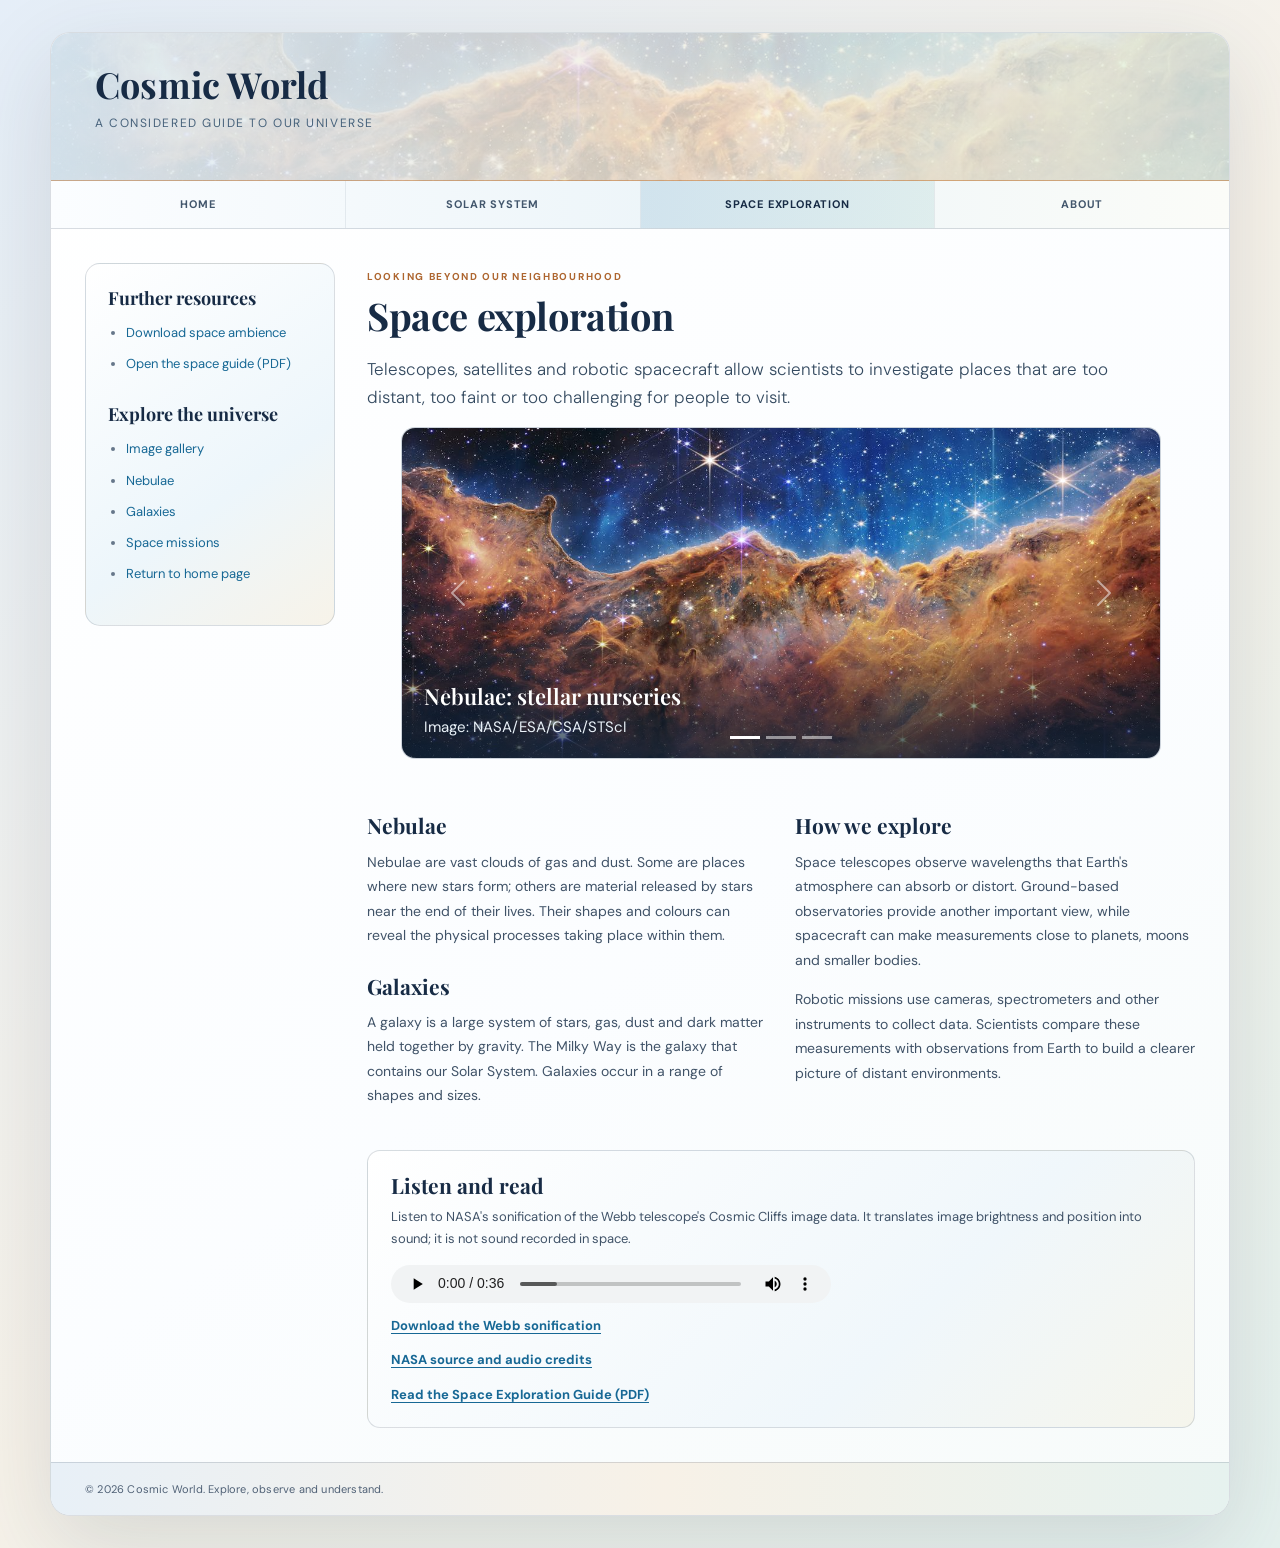
<file: templates/space-exploration.html>
<!doctype html>
<html lang="en">
<head>
  <meta charset="utf-8">
  <meta name="viewport" content="width=device-width, initial-scale=1">
  <meta name="description" content="Explore galaxies, nebulae and the spacecraft and telescopes used to study the universe.">
  <title>Cosmic World | Space Exploration</title>
  <link rel="stylesheet" href="https://cdn.jsdelivr.net/npm/bootstrap@5.3.3/dist/css/bootstrap.min.css">
  <link rel="stylesheet" href="../styles/normalize.css">
  <link rel="stylesheet" href="../styles/content.css">
</head>
<body class="exploration-page">
  <div class="browser-page">
    <header class="masthead">
      <div class="brand">Cosmic World</div>
      <p class="tagline">A considered guide to our universe</p>
    </header>
    <nav class="navbar nav-bar" aria-label="Main navigation">
      <div class="container-fluid p-0">
        <input class="nav-toggle" type="checkbox" id="nav-toggle" aria-label="Toggle navigation">
        <label class="menu-toggle" for="nav-toggle"><span aria-hidden="true"></span></label>
        <ul class="navbar-nav w-100">
          <li class="nav-item"><a class="nav-link" href="../index.html">Home</a></li>
          <li class="nav-item"><a class="nav-link" href="solar-system.html">Solar System</a></li>
          <li class="nav-item"><a class="nav-link" href="space-exploration.html" aria-current="page">Space Exploration</a></li>
          <li class="nav-item"><a class="nav-link" href="about.html">About</a></li>
        </ul>
      </div>
    </nav>

    <div class="row g-0 page-content">
      <aside class="col-12 col-md-3 sidebar">
        <h2>Further resources</h2>
        <ul class="resource-links">
          <li><a href="../assets/audio/space-ambience.wav" download>Download space ambience</a></li>
          <li><a href="../assets/space-guide.pdf" target="_blank" rel="noopener">Open the space guide (PDF)</a></li>
        </ul>
        <h2 class="side-heading">Explore the universe</h2>
        <ul class="site-links">
          <li><a href="#gallery">Image gallery</a></li>
          <li><a href="#nebulae">Nebulae</a></li>
          <li><a href="#galaxies">Galaxies</a></li>
          <li><a href="#exploration">Space missions</a></li>
          <li><a href="../index.html">Return to home page</a></li>
        </ul>
      </aside>

      <main class="col-12 col-md-9 main-section">
        <span class="section-label">Looking beyond our neighbourhood</span>
        <h1>Space exploration</h1>
        <p class="lead">Telescopes, satellites and robotic spacecraft allow scientists to investigate places that are too distant, too faint or too challenging for people to visit.</p>

        <section class="gallery-section" id="gallery" aria-label="Space image carousel">
          <div id="spaceCarousel" class="carousel slide" data-bs-ride="carousel" data-bs-interval="5000">
            <div class="carousel-indicators">
              <button type="button" data-bs-target="#spaceCarousel" data-bs-slide-to="0" class="active" aria-current="true" aria-label="Nebula image"></button>
              <button type="button" data-bs-target="#spaceCarousel" data-bs-slide-to="1" aria-label="Earth image"></button>
              <button type="button" data-bs-target="#spaceCarousel" data-bs-slide-to="2" aria-label="Mars image"></button>
            </div>
            <div class="carousel-inner">
              <div class="carousel-item active">
                <img src="../assets/images/carina-nebula.jpg" class="d-block w-100" alt="The Cosmic Cliffs in the Carina Nebula">
                <div class="carousel-caption">
                  <h3>Nebulae: stellar nurseries</h3>
                  <p class="image-credit">Image: NASA/ESA/CSA/STScI</p>
                </div>
              </div>
              <div class="carousel-item">
                <img src="../assets/images/earthrise.png" class="d-block w-100" alt="Earth above the lunar surface">
                <div class="carousel-caption">
                  <h3>Earth: our home planet</h3>
                  <p class="image-credit">Image: NASA/GSFC</p>
                </div>
              </div>
              <div class="carousel-item">
                <img src="../assets/images/mars-curiosity.jpg" class="d-block w-100" alt="Curiosity's first color view of the Martian landscape">
                <div class="carousel-caption">
                  <h3>Mars: a world of exploration</h3>
                  <p class="image-credit">Image: NASA/JPL-Caltech/MSSS</p>
                </div>
              </div>
            </div>
            <button class="carousel-control-prev" type="button" data-bs-target="#spaceCarousel" data-bs-slide="prev" aria-label="Previous image"><span class="carousel-control-prev-icon" aria-hidden="true"></span></button>
            <button class="carousel-control-next" type="button" data-bs-target="#spaceCarousel" data-bs-slide="next" aria-label="Next image"><span class="carousel-control-next-icon" aria-hidden="true"></span></button>
          </div>
        </section>

        <div class="article-columns" id="space-science">
          <div>
            <h2 id="nebulae">Nebulae</h2>
            <p>Nebulae are vast clouds of gas and dust. Some are places where new stars form; others are material released by stars near the end of their lives. Their shapes and colours can reveal the physical processes taking place within them.</p>
            <h2 id="galaxies">Galaxies</h2>
            <p>A galaxy is a large system of stars, gas, dust and dark matter held together by gravity. The Milky Way is the galaxy that contains our Solar System. Galaxies occur in a range of shapes and sizes.</p>
          </div>
          <div>
            <h2 id="exploration">How we explore</h2>
            <p>Space telescopes observe wavelengths that Earth's atmosphere can absorb or distort. Ground-based observatories provide another important view, while spacecraft can make measurements close to planets, moons and smaller bodies.</p>
            <p>Robotic missions use cameras, spectrometers and other instruments to collect data. Scientists compare these measurements with observations from Earth to build a clearer picture of distant environments.</p>
          </div>
        </div>

        <section class="audio-panel" id="resources">
          <h2>Listen and read</h2>
          <p>Listen to NASA's sonification of the Webb telescope's Cosmic Cliffs image data. It translates image brightness and position into sound; it is not sound recorded in space.</p>
          <audio controls preload="metadata" aria-label="Webb Cosmic Cliffs image data sonification">
            <source src="../assets/audio/carina-nebula-sonification.wav" type="audio/wav">
            Your browser does not support the audio element.
          </audio>
          <p class="pdf-link"><a href="../assets/audio/carina-nebula-sonification.wav" download>Download the Webb sonification</a></p>
          <p class="pdf-link"><a href="https://www.nasa.gov/data-sonifications/" target="_blank" rel="noopener">NASA source and audio credits</a></p>
          <p class="pdf-link"><a href="../assets/space-guide.pdf" target="_blank" rel="noopener">Read the Space Exploration Guide (PDF)</a></p>
        </section>
      </main>
    </div>
    <footer class="site-footer">&copy; 2026 Cosmic World. Explore, observe and understand.</footer>
  </div>
  <script src="https://cdn.jsdelivr.net/npm/bootstrap@5.3.3/dist/js/bootstrap.bundle.min.js"></script>
</body>
</html>
</file>
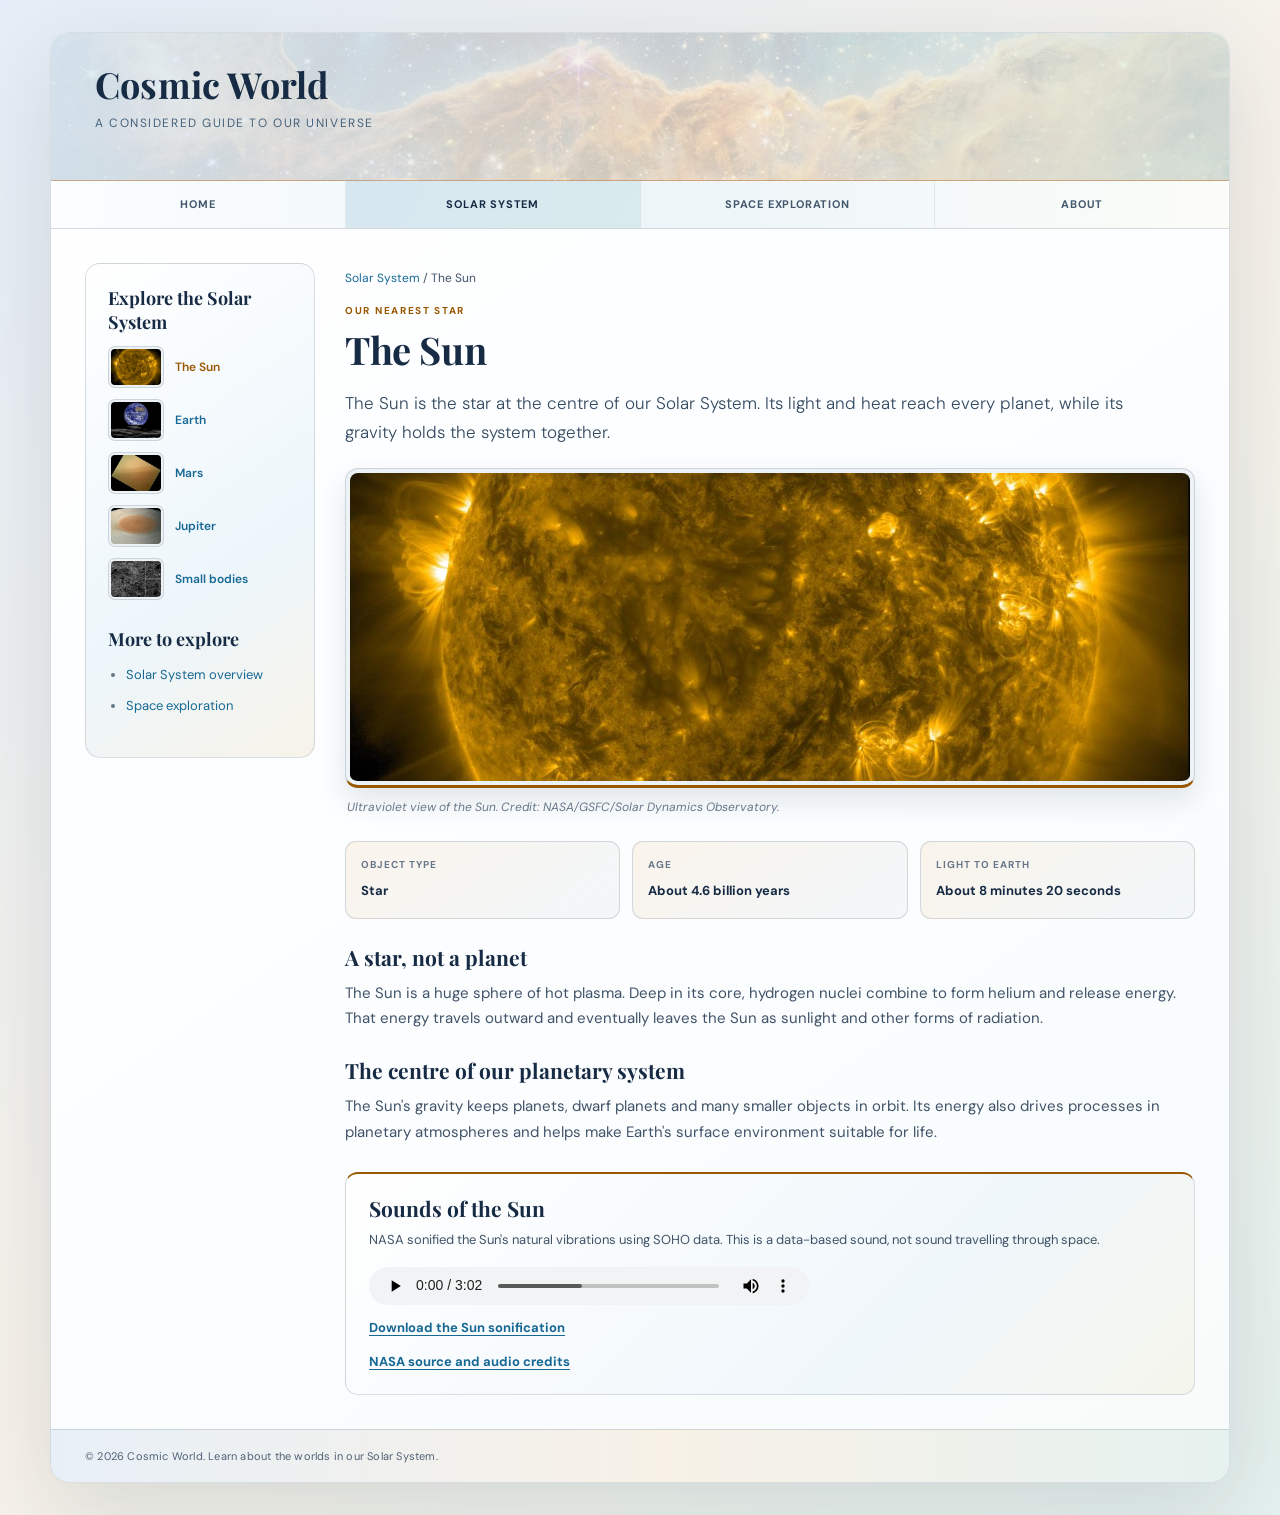
<file: templates/sun.html>
<!doctype html>
<html lang="en">
<head>
  <meta charset="utf-8">
  <meta name="viewport" content="width=device-width, initial-scale=1">
  <meta name="description" content="Learn about the Sun, the star at the centre of our Solar System.">
  <title>Cosmic World | The Sun</title>
  <link rel="stylesheet" href="https://cdn.jsdelivr.net/npm/bootstrap@5.3.3/dist/css/bootstrap.min.css">
  <link rel="stylesheet" href="../styles/normalize.css">
  <link rel="stylesheet" href="../styles/content.css">
  <link rel="stylesheet" href="../styles/object-detail.css">
  <link rel="stylesheet" href="../styles/sun.css">
</head>
<body class="content-page object-detail sun-detail">
  <div class="browser-page">
    <header class="masthead">
      <div class="brand">Cosmic World</div>
      <p class="tagline">A considered guide to our universe</p>
    </header>
    <nav class="navbar nav-bar" aria-label="Main navigation">
      <div class="container-fluid p-0">
        <input class="nav-toggle" type="checkbox" id="nav-toggle" aria-label="Toggle navigation">
        <label class="menu-toggle" for="nav-toggle"><span aria-hidden="true"></span></label>
        <ul class="navbar-nav w-100">
          <li class="nav-item"><a class="nav-link" href="../index.html">Home</a></li>
          <li class="nav-item"><a class="nav-link" href="solar-system.html" aria-current="location">Solar System</a></li>
          <li class="nav-item"><a class="nav-link" href="space-exploration.html">Space Exploration</a></li>
          <li class="nav-item"><a class="nav-link" href="about.html">About</a></li>
        </ul>
      </div>
    </nav>

    <div class="row g-0 page-content object-layout">
      <aside class="col-12 col-md-3 sidebar">
        <h2>Explore the Solar System</h2>
        <ul class="place-list">
          <li><a href="sun.html" aria-current="page"><img src="../assets/images/sun-sdo.jpg" alt=""><span>The Sun</span></a></li>
          <li><a href="earth.html"><img src="../assets/images/earthrise.png" alt=""><span>Earth</span></a></li>
          <li><a href="mars.html"><img src="../assets/images/mars-curiosity.jpg" alt=""><span>Mars</span></a></li>
          <li><a href="jupiter.html"><img src="../assets/images/jupiter-juno.jpg" alt=""><span>Jupiter</span></a></li>
          <li><a href="small-bodies.html"><img src="../assets/images/bennu-closeup.jpg" alt=""><span>Small bodies</span></a></li>
        </ul>
        <h2 class="side-heading">More to explore</h2>
        <ul>
          <li><a href="solar-system.html">Solar System overview</a></li>
          <li><a href="space-exploration.html">Space exploration</a></li>
        </ul>
      </aside>

      <main class="col-12 col-md-9 main-section">
        <p class="topic-breadcrumb"><a href="solar-system.html">Solar System</a> / The Sun</p>
        <span class="section-label">Our nearest star</span>
        <h1>The Sun</h1>
        <p class="lead">The Sun is the star at the centre of our Solar System. Its light and heat reach every planet, while its gravity holds the system together.</p>
        <figure class="feature-figure object-hero">
          <img src="../assets/images/sun-sdo.jpg" alt="The Sun observed in ultraviolet light by NASA's Solar Dynamics Observatory">
          <figcaption>Ultraviolet view of the Sun. Credit: NASA/GSFC/Solar Dynamics Observatory.</figcaption>
        </figure>

        <section class="object-facts" aria-label="Sun facts">
          <div class="object-fact"><span>Object type</span><strong>Star</strong></div>
          <div class="object-fact"><span>Age</span><strong>About 4.6 billion years</strong></div>
          <div class="object-fact"><span>Light to Earth</span><strong>About 8 minutes 20 seconds</strong></div>
        </section>

        <section>
          <h2>A star, not a planet</h2>
          <p>The Sun is a huge sphere of hot plasma. Deep in its core, hydrogen nuclei combine to form helium and release energy. That energy travels outward and eventually leaves the Sun as sunlight and other forms of radiation.</p>
          <h2>The centre of our planetary system</h2>
          <p>The Sun's gravity keeps planets, dwarf planets and many smaller objects in orbit. Its energy also drives processes in planetary atmospheres and helps make Earth's surface environment suitable for life.</p>
        </section>

        <section class="audio-panel" aria-label="Sun page audio">
          <h2>Sounds of the Sun</h2>
          <p>NASA sonified the Sun's natural vibrations using SOHO data. This is a data-based sound, not sound travelling through space.</p>
          <audio controls preload="metadata" aria-label="NASA sonification of the Sun's natural vibrations">
            <source src="../assets/audio/sun-vibrations.mp3" type="audio/mpeg">
            Your browser does not support audio playback.
          </audio>
          <p class="pdf-link"><a href="../assets/audio/sun-vibrations.mp3" download>Download the Sun sonification</a></p>
          <p class="pdf-link"><a href="https://svs.gsfc.nasa.gov/13011/" target="_blank" rel="noopener">NASA source and audio credits</a></p>
        </section>
      </main>
    </div>
    <footer class="site-footer">&copy; 2026 Cosmic World. Learn about the worlds in our Solar System.</footer>
  </div>
</body>
</html>
</file>
<file: styles/main.css>
@import url("https://fonts.googleapis.com/css2?family=DM+Sans:wght@400;500;600;700&family=Playfair+Display:wght@600;700&display=swap");
:root {
  color-scheme: light;
  --ink: #26364a;
  --muted: #66778a;
  --navy: #172b45;
  --blue: #2677a8;
  --accent: #ad652f;
  --line: rgba(31, 52, 77, 0.16);
  --paper: #ffffff;
  --wash: #f1f5f9;
}
* {
  box-sizing: border-box;
}
html {
  scroll-behavior: smooth;
  scroll-padding-top: 200px;
  scrollbar-width: none;
}
html::-webkit-scrollbar {
  display: none;
}
body {
  min-height: 100vh;
  overflow-x: hidden;
  background: linear-gradient(
    135deg,
    #e5eef8 0%,
    #f7f2e9 52%,
    #e5f1ee 100%
  );
  color: var(--ink);
  font:
    15px/1.7 "DM Sans",
    Arial,
    sans-serif;
  padding: 32px 18px;
}
a {
  transition:
    color 0.2s ease,
    background-color 0.2s ease,
    border-color 0.2s ease,
    transform 0.2s ease;
}
.browser-page {
  --masthead-height: 148px;
  width: 1180px;
  max-width: 100%;
  min-height: calc(100vh - 64px);
  margin: 0 auto;
  display: flex;
  flex-direction: column;
  background: linear-gradient(145deg, #ffffff 0%, #fbfdff 58%, #f7fbfa 100%);
  border: 1px solid var(--line);
  border-radius: 20px;
  overflow: visible;
  box-shadow: 0 28px 90px rgba(36, 57, 78, 0.14);
}
.masthead,
.nav-bar,
.site-footer {
  flex: 0 0 auto;
}
.masthead {
  position: sticky;
  top: 0;
  z-index: 10;
  min-height: 148px;
  padding: 31px 44px 25px;
  color: var(--navy);
  background:
    linear-gradient(
      105deg,
      rgba(220, 237, 248, 0.94),
      rgba(249, 239, 222, 0.78) 55%,
      rgba(222, 241, 236, 0.88)
    ),
    url("../assets/images/carina-nebula.jpg") center 43% / cover;
  border-bottom: 1px solid rgba(185, 96, 19, 0.45);
  border-radius: 19px 19px 0 0;
}
.brand {
  font:
    700 36px/1.15 "Playfair Display",
    Georgia,
    serif;
  letter-spacing: 0.2px;
}
.tagline {
  margin: 8px 0 0;
  color: #47627b;
  font-size: 12px;
  letter-spacing: 1.55px;
  text-transform: uppercase;
}
.nav-bar {
  position: sticky;
  top: var(--masthead-height);
  z-index: 9;
  background: linear-gradient(90deg, #fbfdff, #edf5f9 52%, #fbfcf8);
  border-bottom: 1px solid var(--line);
  backdrop-filter: blur(14px);
}
.nav-toggle,
.menu-toggle {
  display: none;
}
.nav-menu,
.nav-bar .navbar-nav {
  display: flex;
  flex-direction: row;
  list-style: none;
  margin: 0;
  padding: 0;
}
.nav-item,
.nav-bar .nav-item {
  flex: 1;
  text-align: center;
  border-right: 1px solid rgba(31, 52, 77, 0.08);
}
.nav-item:last-child,
.nav-bar .nav-item:last-child {
  border: 0;
}
.nav-link,
.nav-bar .nav-link {
  display: block;
  padding: 14px 10px;
  color: #42566c;
  text-decoration: none;
  font-size: 11px;
  font-weight: 700;
  letter-spacing: 0.8px;
  text-transform: uppercase;
}
.nav-link:hover,
.nav-link:focus,
.nav-link[aria-current="page"],
.nav-bar .nav-link:hover,
.nav-bar .nav-link:focus,
.nav-bar .nav-link[aria-current="page"] {
  background: linear-gradient(
    105deg,
    rgba(38, 119, 168, 0.14),
    rgba(8, 127, 120, 0.09)
  );
  color: var(--navy);
  outline-offset: -3px;
}
.home-layout {
  display: grid;
  grid-template-columns: 215px minmax(0, 1fr) 215px;
  gap: 25px;
  flex: 1;
  min-height: 540px;
  overflow: visible;
  padding: 34px;
}
.home-sidebar {
  position: sticky;
  top: calc(var(--masthead-height) + 48px);
  align-self: start;
  max-height: none;
  overflow: visible;
  padding: 22px;
  border: 1px solid var(--line);
  border-radius: 15px;
  background: linear-gradient(
    145deg,
    #ffffff 0%,
    #edf6fb 62%,
    #f7f3e9 100%
  );
}
.home-sidebar.right {
  padding: 22px;
  border: 1px solid var(--line);
}
.home-article {
  min-width: 0;
  overflow: visible;
  padding: 8px 0;
}
.home-article,
.home-sidebar,
.nav-menu,
.nav-bar .navbar-nav {
  scrollbar-width: none;
  -ms-overflow-style: none;
}
.home-article::-webkit-scrollbar,
.home-sidebar::-webkit-scrollbar,
.nav-menu::-webkit-scrollbar,
.nav-bar .navbar-nav::-webkit-scrollbar {
  display: none;
}
h1,
h2,
h3 {
  color: var(--navy);
  line-height: 1.25;
}
h1 {
  font:
    700 38px/1.18 "Playfair Display",
    Georgia,
    serif;
  margin: 0 0 17px;
  letter-spacing: -0.4px;
}
h2 {
  font:
    700 20px/1.35 "Playfair Display",
    Georgia,
    serif;
  margin: 0 0 12px;
}
h3 {
  font-size: 15px;
  margin: 20px 0 8px;
}
.home-article p {
  margin: 0 0 16px;
  color: #405368;
}
.feature-image {
  display: block;
  width: 100%;
  height: 265px;
  object-fit: cover;
  margin: 21px 0 22px;
  border: 1px solid var(--line);
  border-radius: 14px;
  background: linear-gradient(145deg, #eef5fa, #fbf5e9);
  box-shadow: 0 14px 32px rgba(36, 57, 78, 0.12);
}
.home-article p.image-credit {
  margin: -11px 0 14px;
  color: var(--muted);
  font-size: 10px;
}
.section-rule {
  height: 1px;
  background: var(--line);
  margin: 24px 0;
}
.home-sidebar p,
.home-sidebar li {
  font-size: 13px;
  color: var(--muted);
}
.home-sidebar ul {
  padding-left: 18px;
  margin: 0 0 16px;
}
.home-sidebar li {
  margin: 0 0 9px;
}
.home-sidebar a,
.text-link {
  color: #176895;
  text-decoration: none;
}
.home-sidebar a:hover,
.text-link:hover {
  color: var(--accent);
  text-decoration: underline;
  text-underline-offset: 3px;
}
.fact-list {
  list-style: none;
  padding: 0 !important;
}
.fact-list li {
  position: relative;
  padding-left: 17px;
}
.fact-list li:before {
  content: "";
  position: absolute;
  left: 0;
  top: 0.7em;
  width: 6px;
  height: 6px;
  border-radius: 50%;
  background: var(--accent);
}
.eyebrow {
  display: block;
  margin: 0 0 9px;
  color: var(--accent);
  font-size: 10px;
  font-weight: 700;
  letter-spacing: 1.7px;
  text-transform: uppercase;
}
.home-actions {
  display: flex;
  flex-wrap: wrap;
  gap: 10px;
  margin-top: 22px;
}
.home-actions a {
  display: inline-flex;
  align-items: center;
  justify-content: center;
  min-height: 43px;
  padding: 9px 16px;
  border: 1px solid rgba(38, 119, 168, 0.32);
  border-radius: 8px;
  color: #225b7e;
  font-size: 12px;
  font-weight: 700;
  text-decoration: none;
}
.home-actions a:first-child {
  background: linear-gradient(115deg, #347da5, #458e8d);
  border-color: #347da5;
  color: #fff;
}
.home-actions a:hover {
  transform: translateY(-2px);
  border-color: var(--accent);
  background: linear-gradient(115deg, #e8f2f8, #e7f3ef);
}
.site-footer {
  padding: 17px 34px;
  color: #506176;
  background: linear-gradient(90deg, #e8f0f7, #f7f1e7 52%, #e6f2ef);
  border-top: 1px solid var(--line);
  border-radius: 0 0 19px 19px;
  font-size: 11px;
  letter-spacing: 0.2px;
}
.site-footer a {
  color: var(--navy);
}
@media (max-width: 980px) {
  .home-layout {
    grid-template-columns: 190px minmax(0, 1fr);
    grid-template-rows: auto auto;
    gap: 22px;
    padding: 26px;
  }
  .home-sidebar.right {
    grid-column: 2;
  }
  .home-article {
    grid-column: 2;
    grid-row: 1;
  }
  .home-sidebar:first-child {
    grid-column: 1;
    grid-row: 1 / span 2;
  }
}
@media (max-width: 680px) {
  body {
    padding: 12px 8px;
  }
  .browser-page {
    --masthead-height: 125px;
    min-height: calc(100vh - 24px);
    border-radius: 14px;
  }
  .masthead {
    min-height: 125px;
    padding: 24px 23px;
  }
  .brand {
    font-size: 30px;
  }
  .tagline {
    font-size: 10px;
    letter-spacing: 1px;
  }
  .nav-bar {
    min-height: 48px;
    z-index: 20;
  }
  .nav-toggle {
    display: block;
    position: absolute;
    top: 50%;
    right: 12px;
    z-index: 2;
    width: 40px;
    height: 40px;
    margin: 0;
    opacity: 0;
    transform: translateY(-50%);
    cursor: pointer;
  }
  .menu-toggle {
    position: absolute;
    top: 50%;
    right: 12px;
    z-index: 1;
    display: flex;
    width: 40px;
    height: 40px;
    align-items: center;
    justify-content: center;
    color: var(--ink);
    cursor: pointer;
    transform: translateY(-50%);
  }
  .menu-toggle span,
  .menu-toggle span::before,
  .menu-toggle span::after {
    position: absolute;
    width: 4px;
    height: 4px;
    border-radius: 50%;
    background: currentColor;
    content: "";
  }
  .menu-toggle span::before {
    top: -8px;
  }
  .menu-toggle span::after {
    top: 8px;
  }
  .nav-toggle:focus-visible + .menu-toggle {
    outline: 2px solid var(--blue);
    outline-offset: 2px;
  }
  .nav-menu,
  .nav-bar .navbar-nav {
    position: absolute;
    top: 100%;
    right: 0;
    left: 0;
    z-index: 20;
    display: none;
    flex-direction: column;
    max-height: calc(100vh - 180px);
    overflow-y: auto;
    background: linear-gradient(100deg, #ffffff, #edf5f9 55%, #f7f2e9);
    border-bottom: 1px solid var(--line);
    box-shadow: 0 12px 24px rgba(0, 0, 0, 0.3);
  }
  .nav-toggle:checked ~ .nav-menu,
  .nav-toggle:checked ~ .navbar-nav {
    display: flex;
  }
  .nav-item,
  .nav-bar .nav-item {
    flex: none;
    text-align: left;
    border-right: 0;
    border-bottom: 1px solid rgba(31, 52, 77, 0.08);
  }
  .nav-item:last-child,
  .nav-bar .nav-item:last-child {
    border-bottom: 0;
  }
  .nav-link,
  .nav-bar .nav-link {
    padding: 12px 18px;
    font-size: 12px;
  }
  .home-layout {
    grid-template-columns: repeat(2, minmax(0, 1fr));
    grid-template-rows: auto auto;
    gap: 16px;
    padding: 18px;
  }
  .home-sidebar:first-child {
    grid-column: 1;
    grid-row: 1;
  }
  .home-sidebar.right {
    grid-column: 2;
    grid-row: 1;
  }
  .home-article {
    grid-column: 1 / -1;
    grid-row: 2;
    padding: 2px 2px 7px;
  }
  .home-sidebar,
  .home-sidebar.right {
    padding: 18px;
  }
  .feature-image {
    height: auto;
    aspect-ratio: 16/9;
    margin: 17px 0;
  }
  .home-sidebar.right {
    border-top: 1px solid var(--line);
  }
  h1 {
    font-size: 31px;
  }
  .site-footer {
    padding: 14px 18px;
  }
  .site-footer {
    border-radius: 0 0 13px 13px;
  }
  .masthead {
    border-radius: 13px 13px 0 0;
  }
}
@media (max-width: 480px) {
  .brand {
    font-size: 27px;
  }
  .home-layout {
    padding: 15px;
  }
  .home-actions a {
    flex: 1;
  }
  h1 {
    font-size: 27px;
  }
}
@media (prefers-reduced-motion: reduce) {
  html {
    scroll-behavior: auto;
  }
  *,
  *::before,
  *::after {
    transition: none !important;
  }
}
@media print {
  body {
    background: #fff;
    padding: 0;
    color: #111;
  }
  .browser-page {
    width: 100%;
    min-height: 0;
    border: 0;
    border-radius: 0;
    box-shadow: none;
  }
  .nav-bar {
    display: none;
  }
  .masthead {
    background: #e8eef4 !important;
  }
  .home-layout {
    grid-template-columns: 1fr;
    overflow: visible;
  }
  .home-article,
  .home-sidebar {
    max-height: none;
    overflow: visible;
  }
  .home-sidebar {
    display: none;
  }
}
</file>
<file: styles/content.css>
@import url("https://fonts.googleapis.com/css2?family=DM+Sans:wght@400;500;600;700&family=Playfair+Display:wght@600;700&display=swap");
:root {
  color-scheme: light;
  --ink: #26364a;
  --muted: #66778a;
  --navy: #172b45;
  --blue: #2677a8;
  --accent: #ad652f;
  --line: rgba(31, 52, 77, 0.16);
  --paper: #ffffff;
  --wash: #f1f5f9;
}
* {
  box-sizing: border-box;
}
html {
  scroll-behavior: smooth;
  scroll-padding-top: 200px;
  scrollbar-width: none;
}
html::-webkit-scrollbar {
  display: none;
}
body {
  min-height: 100vh;
  overflow-x: hidden;
  background: linear-gradient(
    135deg,
    #e5eef8 0%,
    #f7f2e9 52%,
    #e5f1ee 100%
  );
  color: var(--ink);
  font:
    15px/1.7 "DM Sans",
    Arial,
    sans-serif;
  padding: 32px 18px;
}
a {
  transition:
    color 0.2s ease,
    background-color 0.2s ease,
    border-color 0.2s ease,
    transform 0.2s ease;
}
.browser-page {
  --masthead-height: 148px;
  width: 1180px;
  max-width: 100%;
  min-height: calc(100vh - 64px);
  margin: 0 auto;
  display: flex;
  flex-direction: column;
  background: linear-gradient(145deg, #ffffff 0%, #fbfdff 58%, #f7fbfa 100%);
  border: 1px solid var(--line);
  border-radius: 20px;
  overflow: visible;
  box-shadow: 0 28px 90px rgba(36, 57, 78, 0.14);
}
.masthead,
.nav-bar,
.site-footer {
  flex: 0 0 auto;
}
.masthead {
  position: sticky;
  top: 0;
  z-index: 10;
  min-height: 148px;
  padding: 31px 44px 25px;
  color: var(--navy);
  background:
    linear-gradient(
      105deg,
      rgba(220, 237, 248, 0.94),
      rgba(249, 239, 222, 0.78) 55%,
      rgba(222, 241, 236, 0.88)
    ),
    url("../assets/images/carina-nebula.jpg") center 43% / cover;
  border-bottom: 1px solid rgba(185, 96, 19, 0.45);
  border-radius: 19px 19px 0 0;
}
.brand {
  font:
    700 36px/1.15 "Playfair Display",
    Georgia,
    serif;
  letter-spacing: 0.2px;
}
.tagline {
  margin: 8px 0 0;
  color: #47627b;
  font-size: 12px;
  letter-spacing: 1.55px;
  text-transform: uppercase;
}
.nav-bar {
  position: sticky;
  top: var(--masthead-height);
  z-index: 9;
  background: linear-gradient(90deg, #fbfdff, #edf5f9 52%, #fbfcf8);
  border-bottom: 1px solid var(--line);
  backdrop-filter: blur(14px);
  padding: 0;
}
.nav-bar .navbar-nav {
  display: flex;
  flex-direction: row;
  list-style: none;
  margin: 0;
  padding: 0;
}
.nav-bar .nav-item {
  flex: 1;
  text-align: center;
  border-right: 1px solid rgba(31, 52, 77, 0.08);
}
.nav-bar .nav-item:last-child {
  border: 0;
}
.nav-bar .nav-link {
  display: block;
  padding: 14px 10px;
  color: #42566c;
  text-decoration: none;
  font-size: 11px;
  font-weight: 700;
  letter-spacing: 0.8px;
  text-transform: uppercase;
}
.nav-bar .nav-link:hover,
.nav-bar .nav-link:focus,
.nav-bar .nav-link[aria-current="page"],
.nav-bar .nav-link[aria-current="location"] {
  background: linear-gradient(
    105deg,
    rgba(38, 119, 168, 0.14),
    rgba(8, 127, 120, 0.09)
  );
  color: var(--navy);
  outline-offset: -3px;
}
.nav-toggle,
.menu-toggle {
  display: none;
}
.content-layout,
.page-content {
  display: grid;
  grid-template-columns: 250px minmax(0, 1fr);
  gap: 0;
  flex: 1;
  min-height: 540px;
  overflow: visible;
  padding: 34px;
}
.content-layout,
.page-content {
  margin: 0;
}
.content-layout > .sidebar,
.page-content > .sidebar {
  width: auto !important;
  max-width: none !important;
}
.content-layout > .article,
.page-content > .main-section {
  width: auto !important;
  max-width: none !important;
}
.sidebar {
  position: sticky;
  top: calc(var(--masthead-height) + 48px);
  align-self: start;
  max-height: none;
  overflow: visible;
  padding: 22px;
  border: 1px solid var(--line);
  border-radius: 15px;
  background: linear-gradient(
    145deg,
    #ffffff 0%,
    #edf6fb 62%,
    #f7f3e9 100%
  );
}
.sidebar h2 {
  font:
    700 18px/1.35 "Playfair Display",
    Georgia,
    serif;
  margin: 0 0 12px;
  color: var(--navy);
}
.sidebar .side-heading {
  margin-top: 27px;
}
.sidebar ul {
  padding-left: 18px;
  margin: 0 0 18px;
}
.sidebar li {
  margin: 0 0 9px;
  color: var(--muted);
  font-size: 13px;
}
.sidebar a {
  color: #176895;
  text-decoration: none;
}
.sidebar a:hover {
  color: var(--accent);
  text-decoration: underline;
  text-underline-offset: 3px;
}
.place-list {
  list-style: none;
  padding: 0 !important;
}
.place-list li {
  margin-bottom: 11px;
}
.place-list a {
  display: flex;
  align-items: center;
  gap: 11px;
  font-size: 12px;
  font-weight: 600;
}
.place-list img {
  width: 56px;
  height: 42px;
  object-fit: cover;
  border: 1px solid var(--line);
  border-radius: 7px;
  padding: 2px;
  background: #edf2f6;
}
.main-section,
.article {
  min-width: 0;
  overflow: visible;
  padding: 5px 0 0 32px;
}
.main-section,
.article,
.sidebar,
.nav-menu,
.nav-bar .navbar-nav {
  scrollbar-width: none;
  -ms-overflow-style: none;
}
.main-section::-webkit-scrollbar,
.article::-webkit-scrollbar,
.sidebar::-webkit-scrollbar,
.nav-menu::-webkit-scrollbar,
.nav-bar .navbar-nav::-webkit-scrollbar {
  display: none;
}
h1 {
  font:
    700 38px/1.18 "Playfair Display",
    Georgia,
    serif;
  color: var(--navy);
  margin: 0 0 16px;
  letter-spacing: -0.4px;
}
h2 {
  font:
    700 21px/1.3 "Playfair Display",
    Georgia,
    serif;
  color: var(--navy);
  margin: 25px 0 10px;
}
h3 {
  font-size: 15px;
  color: var(--navy);
}
p {
  margin: 0 0 15px;
  color: #405368;
}
.lead {
  font-size: 17px;
  line-height: 1.7;
  color: #344a60;
  max-width: 780px;
}
.article-columns {
  display: grid;
  grid-template-columns: 1fr 1fr;
  gap: 28px;
  align-items: start;
}
.article-columns p {
  font-size: 14px;
  line-height: 1.75;
}
.feature-figure {
  margin: 0 0 19px;
}
.feature-figure img {
  display: block;
  width: 100%;
  height: 230px;
  object-fit: cover;
  border: 1px solid var(--line);
  border-radius: 13px;
  padding: 4px;
  background: #edf2f6;
  box-shadow: 0 12px 28px rgba(36, 57, 78, 0.12);
}
.feature-figure figcaption {
  padding: 9px 2px 0;
  color: #66778a;
  font-size: 11px;
  font-style: italic;
}
.feature-figure.float-figure {
  float: right;
  width: 40%;
  max-width: 260px;
  margin: 3px 0 12px 18px;
}
.feature-figure.float-figure img {
  height: auto;
  aspect-ratio: 4 / 3;
}
#purpose::after {
  display: block;
  clear: both;
  content: "";
}
.topic-grid {
  display: grid;
  grid-template-columns: repeat(2, minmax(0, 1fr));
  gap: 16px;
  margin: 26px 0;
}
.topic-card {
  display: flex;
  min-width: 0;
  overflow: hidden;
  border: 1px solid var(--line);
  border-radius: 13px;
  background: linear-gradient(125deg, #ffffff, #f0f7fb 68%, #fff8ed);
  transition:
    transform 0.2s ease,
    border-color 0.2s ease,
    background-color 0.2s ease;
}
.topic-card:hover {
  transform: translateY(-3px);
  border-color: rgba(38, 119, 168, 0.42);
  background: linear-gradient(125deg, #edf6fb, #eff7f4 65%, #fff5e8);
}
.topic-card > img {
  width: 37%;
  min-height: 180px;
  object-fit: cover;
  background: #edf2f6;
}
.topic-card-copy {
  display: flex;
  flex: 1;
  flex-direction: column;
  align-items: flex-start;
  padding: 15px;
}
.topic-card-copy h2 {
  margin: 0 0 7px;
  font-size: 18px;
}
.topic-card-copy p {
  flex: 1;
  margin: 0 0 12px;
  font-size: 12px;
  line-height: 1.55;
}
.topic-card-copy p.image-credit {
  flex: 0;
  margin-bottom: 7px;
  color: var(--muted);
  font-size: 10px;
}
.topic-card-copy a {
  color: #176895;
  font-size: 12px;
  font-weight: 700;
  text-decoration: none;
}
.topic-card-copy a:hover {
  color: var(--accent);
  text-decoration: underline;
  text-underline-offset: 3px;
}
.section-label {
  display: block;
  margin: 0 0 9px;
  color: var(--accent);
  font-size: 10px;
  font-weight: 700;
  letter-spacing: 1.7px;
  text-transform: uppercase;
}
.fact-panel {
  padding: 18px 20px;
  margin: 20px 0;
  background: linear-gradient(
    135deg,
    rgba(38, 119, 168, 0.12),
    rgba(8, 127, 120, 0.06) 58%,
    rgba(255, 248, 235, 0.92)
  );
  border: 1px solid var(--line);
  border-left: 3px solid var(--accent);
  border-radius: 0 12px 12px 0;
}
.fact-panel h2 {
  margin: 0 0 7px;
  font-size: 17px;
}
.fact-panel p {
  margin: 0;
  font-size: 13px;
}
.resource-links {
  list-style: disc;
}
.gallery-section {
  max-width: 760px;
  margin: 0 auto 28px;
}
.carousel-inner {
  background: #edf2f6;
  border: 1px solid var(--line);
  border-radius: 14px;
  overflow: hidden;
}
.carousel-item img {
  display: block;
  width: 100%;
  height: 330px;
  object-fit: cover;
}
.carousel-caption {
  right: 0;
  bottom: 0;
  left: 0;
  padding: 48px 22px 18px;
  text-align: left;
  background: linear-gradient(transparent, rgba(16, 36, 58, 0.78));
}
.carousel-caption h3 {
  margin: 0;
  color: #fff;
  font:
    600 22px "Playfair Display",
    Georgia,
    serif;
}
.carousel-caption .image-credit {
  margin: 4px 0 0;
  color: #e9f1f8;
}
.carousel-indicators {
  margin-bottom: 10px;
}
.audio-panel {
  margin-top: 27px;
  padding: 21px 23px;
  background: linear-gradient(135deg, #ffffff, #f0f7fb 65%, #f5f5ec);
  border: 1px solid var(--line);
  border-radius: 13px;
}
.audio-panel h2 {
  margin: 0 0 7px;
}
.audio-panel audio,
.audio-panel video {
  display: block;
  width: 100%;
}
.audio-panel video {
  max-height: 430px;
  border-radius: 8px;
  background: #e9eff4;
}
.audio-panel p {
  font-size: 13px;
}
.audio-panel audio {
  width: 100%;
  max-width: 440px;
  height: 38px;
}
.pdf-link {
  margin: 12px 0 0;
}
.pdf-link a {
  color: #176895;
  font-weight: 700;
  text-underline-offset: 3px;
}
.site-footer {
  padding: 17px 34px;
  color: #506176;
  background: linear-gradient(90deg, #e8f0f7, #f7f1e7 52%, #e6f2ef);
  border-top: 1px solid var(--line);
  border-radius: 0 0 19px 19px;
  font-size: 11px;
  letter-spacing: 0.2px;
}
.site-footer a {
  color: var(--navy);
}
@media (max-width: 850px) {
  .content-layout,
  .page-content {
    grid-template-columns: 210px minmax(0, 1fr);
    padding: 26px;
  }
  .main-section,
  .article {
    padding-left: 24px;
  }
  .article-columns {
    gap: 20px;
  }
  .topic-card {
    display: block;
  }
  .topic-card > img {
    width: 100%;
    height: 140px;
    min-height: 0;
  }
}
@media (max-width: 680px) {
  body {
    padding: 12px 8px;
  }
  .browser-page {
    --masthead-height: 125px;
    min-height: calc(100vh - 24px);
    border-radius: 14px;
  }
  .masthead {
    min-height: 125px;
    padding: 24px 23px;
  }
  .brand {
    font-size: 30px;
  }
  .tagline {
    font-size: 10px;
    letter-spacing: 1px;
  }
  .nav-bar {
    min-height: 48px;
    z-index: 20;
  }
  .nav-toggle {
    display: block;
    position: absolute;
    top: 50%;
    right: 12px;
    z-index: 2;
    width: 40px;
    height: 40px;
    margin: 0;
    opacity: 0;
    transform: translateY(-50%);
    cursor: pointer;
  }
  .menu-toggle {
    position: absolute;
    top: 50%;
    right: 12px;
    z-index: 1;
    display: flex;
    width: 40px;
    height: 40px;
    align-items: center;
    justify-content: center;
    color: var(--ink);
    cursor: pointer;
    transform: translateY(-50%);
  }
  .menu-toggle span,
  .menu-toggle span::before,
  .menu-toggle span::after {
    position: absolute;
    width: 4px;
    height: 4px;
    border-radius: 50%;
    background: currentColor;
    content: "";
  }
  .menu-toggle span::before {
    top: -8px;
  }
  .menu-toggle span::after {
    top: 8px;
  }
  .nav-toggle:focus-visible + .menu-toggle {
    outline: 2px solid var(--blue);
    outline-offset: 2px;
  }
  .nav-menu,
  .nav-bar .navbar-nav {
    position: absolute;
    top: 100%;
    right: 0;
    left: 0;
    z-index: 20;
    display: none;
    flex-direction: column;
    max-height: calc(100vh - 180px);
    overflow-y: auto;
    background: linear-gradient(100deg, #ffffff, #edf5f9 55%, #f7f2e9);
    border-bottom: 1px solid var(--line);
    box-shadow: 0 12px 24px rgba(0, 0, 0, 0.3);
  }
  .nav-toggle:checked ~ .nav-menu,
  .nav-toggle:checked ~ .navbar-nav {
    display: flex;
  }
  .nav-item,
  .nav-bar .nav-item {
    flex: none;
    text-align: left;
    border-right: 0;
    border-bottom: 1px solid rgba(31, 52, 77, 0.08);
  }
  .nav-item:last-child,
  .nav-bar .nav-item:last-child {
    border-bottom: 0;
  }
  .nav-link,
  .nav-bar .nav-link {
    padding: 12px 18px;
    font-size: 12px;
  }
  .content-layout,
  .page-content {
    grid-template-columns: 1fr;
    grid-template-rows: auto auto;
    padding: 18px;
  }
  .main-section,
  .article {
    grid-row: 2;
    padding: 2px 0 22px;
  }
  .sidebar {
    grid-row: 1;
    padding: 18px;
  }
  .article-columns {
    gap: 18px;
  }
  .feature-figure img {
    height: 210px;
  }
  .feature-figure.float-figure {
    float: none;
    width: 100%;
    max-width: none;
    margin: 0 0 19px;
  }
  h1 {
    font-size: 31px;
  }
  .site-footer {
    padding: 14px 18px;
    background: linear-gradient(110deg, #eaf2f8, #f5f0e7 55%, #eaf4f1);
    border-radius: 0 0 13px 13px;
  }
}
@media (max-width: 480px) {
  .brand {
    font-size: 27px;
  }
  .content-layout,
  .page-content {
    padding: 15px;
  }
  .article-columns {
    display: block;
  }
  .article-columns > div {
    margin-bottom: 10px;
  }
  .topic-grid {
    grid-template-columns: 1fr;
    gap: 12px;
    margin: 20px 0;
  }
  .topic-card {
    display: flex;
  }
  .topic-card > img {
    width: 36%;
    height: auto;
    min-height: 135px;
  }
  .topic-card-copy {
    padding: 13px;
  }
  .feature-figure img {
    height: auto;
    aspect-ratio: 16/9;
  }
  .carousel-item img {
    height: 195px;
  }
  .carousel-caption h3 {
    font-size: 17px;
  }
  h1 {
    font-size: 27px;
  }
  .audio-panel {
    padding: 16px;
  }
}
@media (prefers-reduced-motion: reduce) {
  html {
    scroll-behavior: auto;
  }
  *,
  *::before,
  *::after {
    transition: none !important;
  }
}
@media print {
  body {
    background: #fff;
    padding: 0;
    color: #111;
  }
  .browser-page {
    width: 100%;
    min-height: 0;
    border: 0;
    border-radius: 0;
    box-shadow: none;
  }
  .nav-bar {
    display: none;
  }
  .masthead {
    background: #e8eef4 !important;
  }
  .content-layout,
  .page-content,
  .sidebar,
  .main-section,
  .article {
    max-height: none;
    overflow: visible;
  }
}

@media (max-width: 680px) {
  .content-page .object-layout {
    grid-template-columns: minmax(0, 1fr);
    grid-template-rows: auto auto;
  }
  .content-page .object-layout > .sidebar {
    grid-column: 1;
    grid-row: 1;
  }
  .content-page .object-layout > .main-section {
    grid-column: 1;
    grid-row: 2;
  }
}
</file>
<file: styles/object-detail.css>
.object-layout {
  grid-template-columns: 230px minmax(0, 1fr);
}
.object-layout .main-section {
  padding-left: 30px;
}
.object-detail .section-label {
  color: var(--topic-accent, var(--accent));
}
.object-hero {
  margin: 21px 0 24px;
}
.object-hero img {
  height: 320px;
  border-bottom: 3px solid var(--topic-accent, var(--accent));
}
.object-hero figcaption {
  font-size: 12px;
}
.object-facts {
  display: grid;
  grid-template-columns: repeat(3, minmax(0, 1fr));
  gap: 12px;
  margin: 22px 0;
}
.object-fact {
  padding: 14px 15px;
  border: 1px solid var(--line);
  border-radius: 11px;
  background: linear-gradient(
    145deg,
    var(--topic-glow, rgba(38, 119, 168, 0.1)),
    rgba(241, 246, 250, 0.9)
  );
}
.object-fact span {
  display: block;
  margin-bottom: 5px;
  color: var(--muted);
  font-size: 10px;
  font-weight: 700;
  letter-spacing: 1px;
  text-transform: uppercase;
}
.object-fact strong {
  color: var(--navy);
  font-size: 13px;
  line-height: 1.45;
}
.object-detail .fact-panel {
  border-left-color: var(--topic-accent, var(--accent));
}
.object-detail .audio-panel {
  border-top: 2px solid var(--topic-accent, var(--accent));
}
.object-detail .audio-panel audio {
  display: block;
}
.topic-breadcrumb {
  margin: 0 0 14px;
  font-size: 12px;
}
.topic-breadcrumb a {
  color: #176895;
  text-decoration: none;
}
.topic-breadcrumb a:hover {
  color: var(--topic-accent, var(--accent));
  text-decoration: underline;
}
.object-detail .place-list a[aria-current="page"] {
  color: var(--topic-accent, var(--accent));
}
@media (max-width: 680px) {
  .object-layout {
    grid-template-columns: 1fr;
  }
  .object-layout .main-section {
    padding-left: 0;
  }
  .object-layout .sidebar {
    grid-row: 2;
  }
  .object-hero img {
    height: auto;
    aspect-ratio: 16/9;
  }
  .object-facts {
    grid-template-columns: 1fr;
  }
}
@media (max-width: 480px) {
  .object-fact {
    padding: 12px 14px;
  }
}
</file>
<file: styles/earth.css>
.earth-detail {
  --topic-accent: #087f78;
  --topic-glow: rgba(88, 212, 207, 0.12);
}
</file>
<file: styles/jupiter.css>
.jupiter-detail {
  --topic-accent: #89600c;
  --topic-glow: rgba(232, 194, 125, 0.12);
}
</file>
<file: styles/mars.css>
.mars-detail {
  --topic-accent: #bd4d2b;
  --topic-glow: rgba(241, 138, 102, 0.12);
}
</file>
<file: styles/small-bodies.css>
.small-bodies-detail {
  --topic-accent: #4c6288;
  --topic-glow: rgba(155, 178, 218, 0.12);
}
</file>
<file: styles/sun.css>
.sun-detail {
  --topic-accent: #995700;
  --topic-glow: rgba(245, 186, 102, 0.13);
}
</file>
